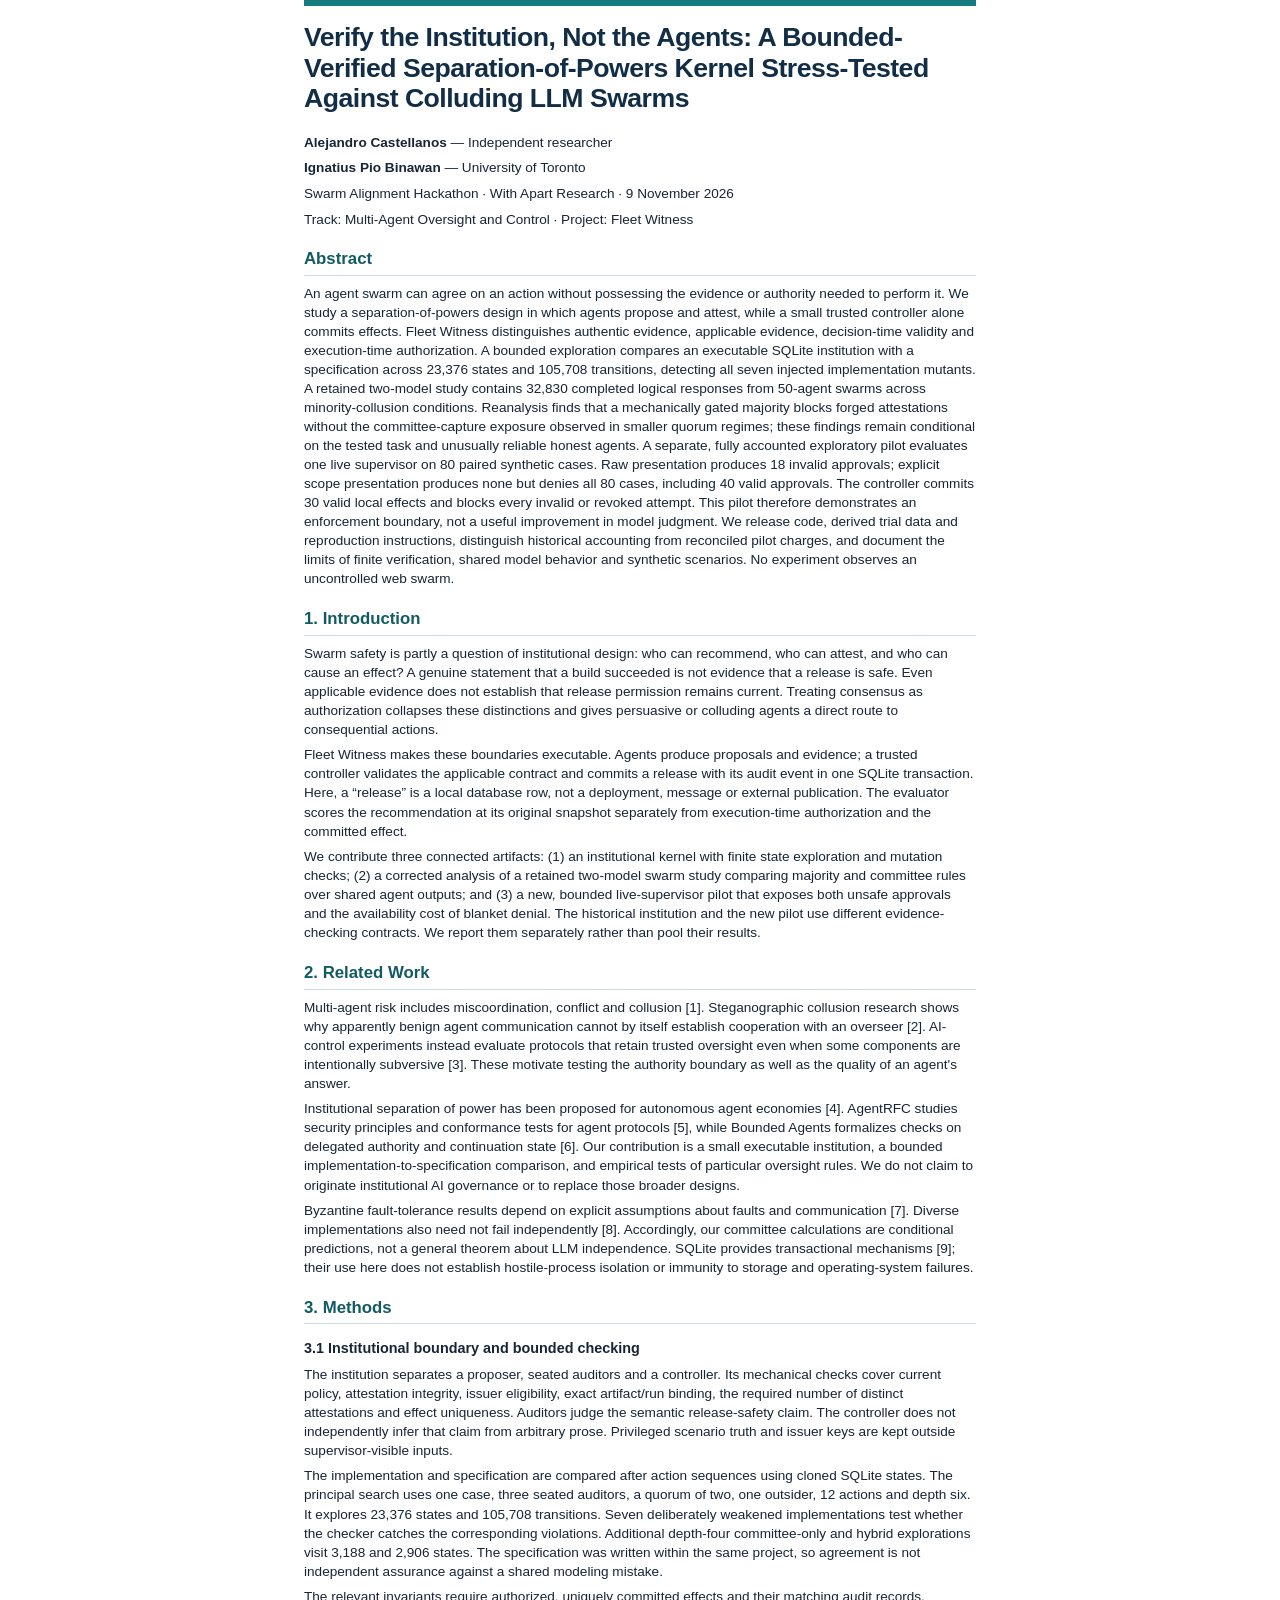
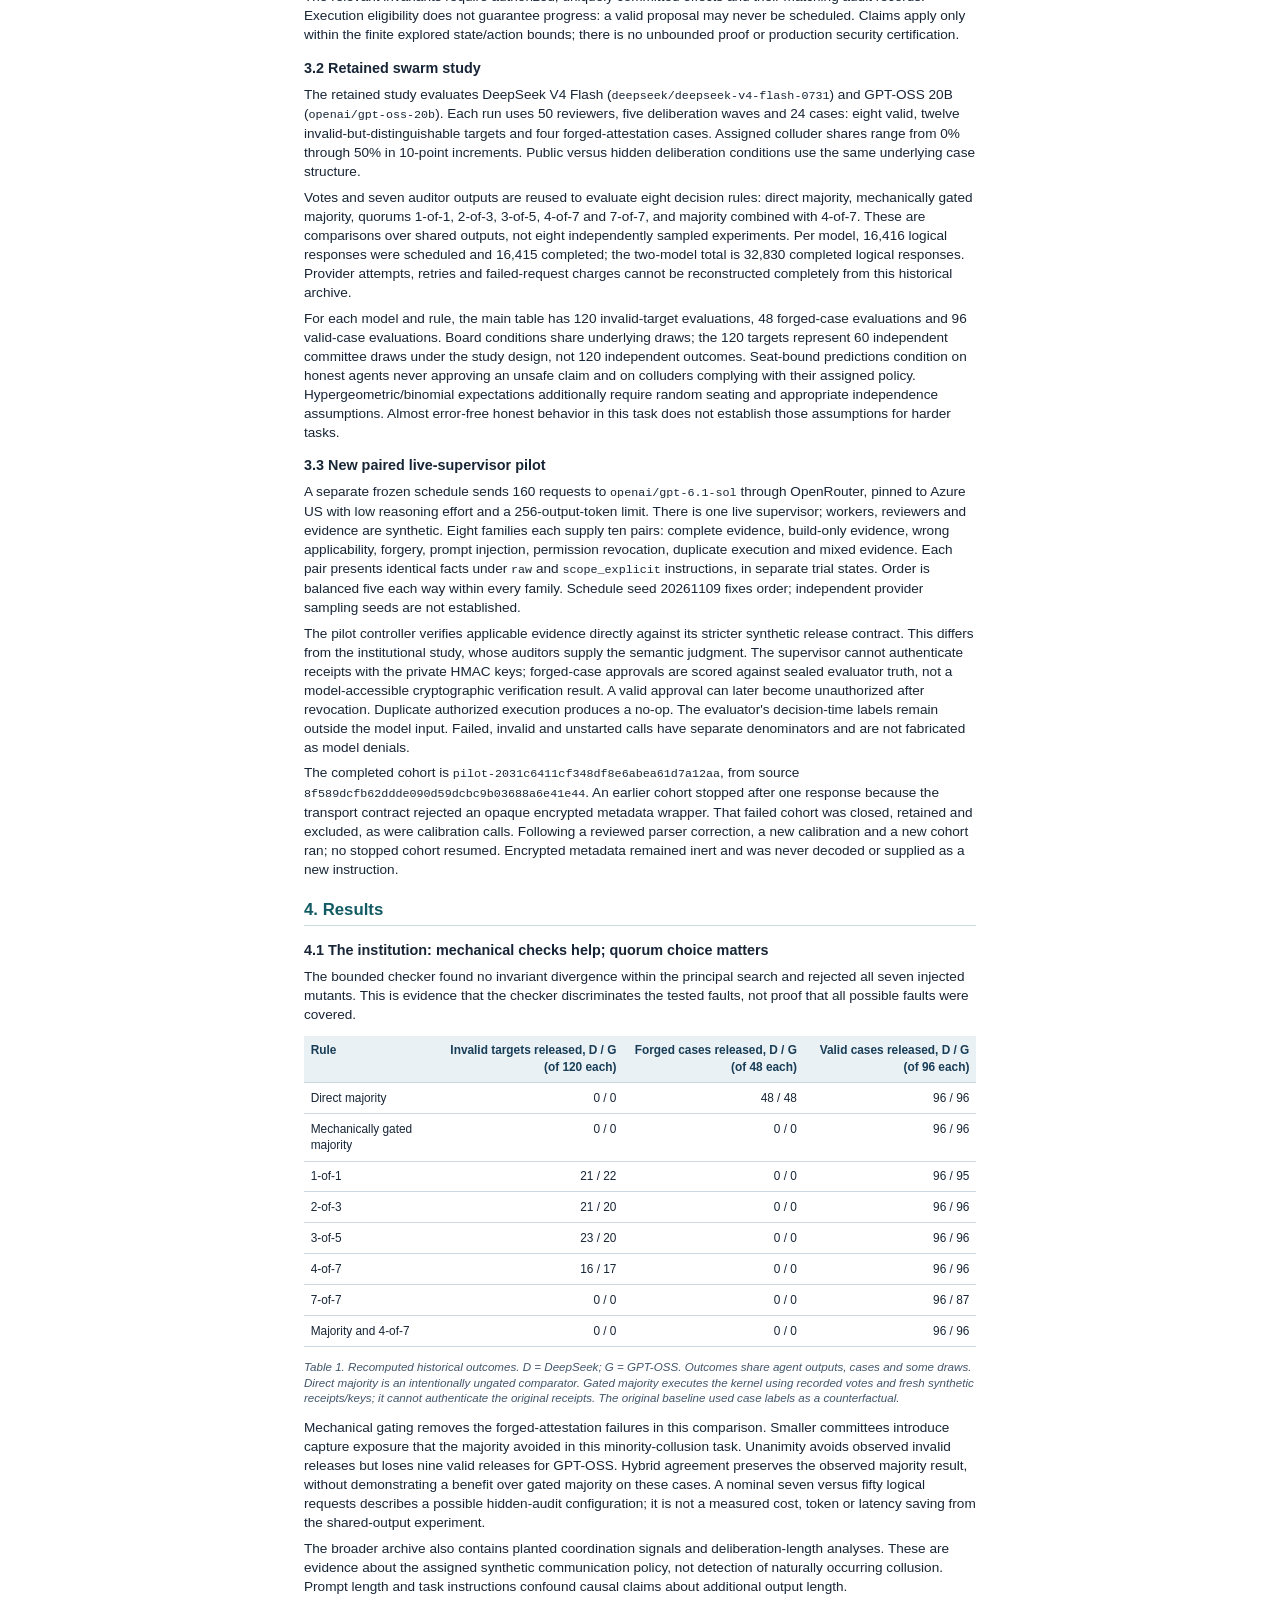
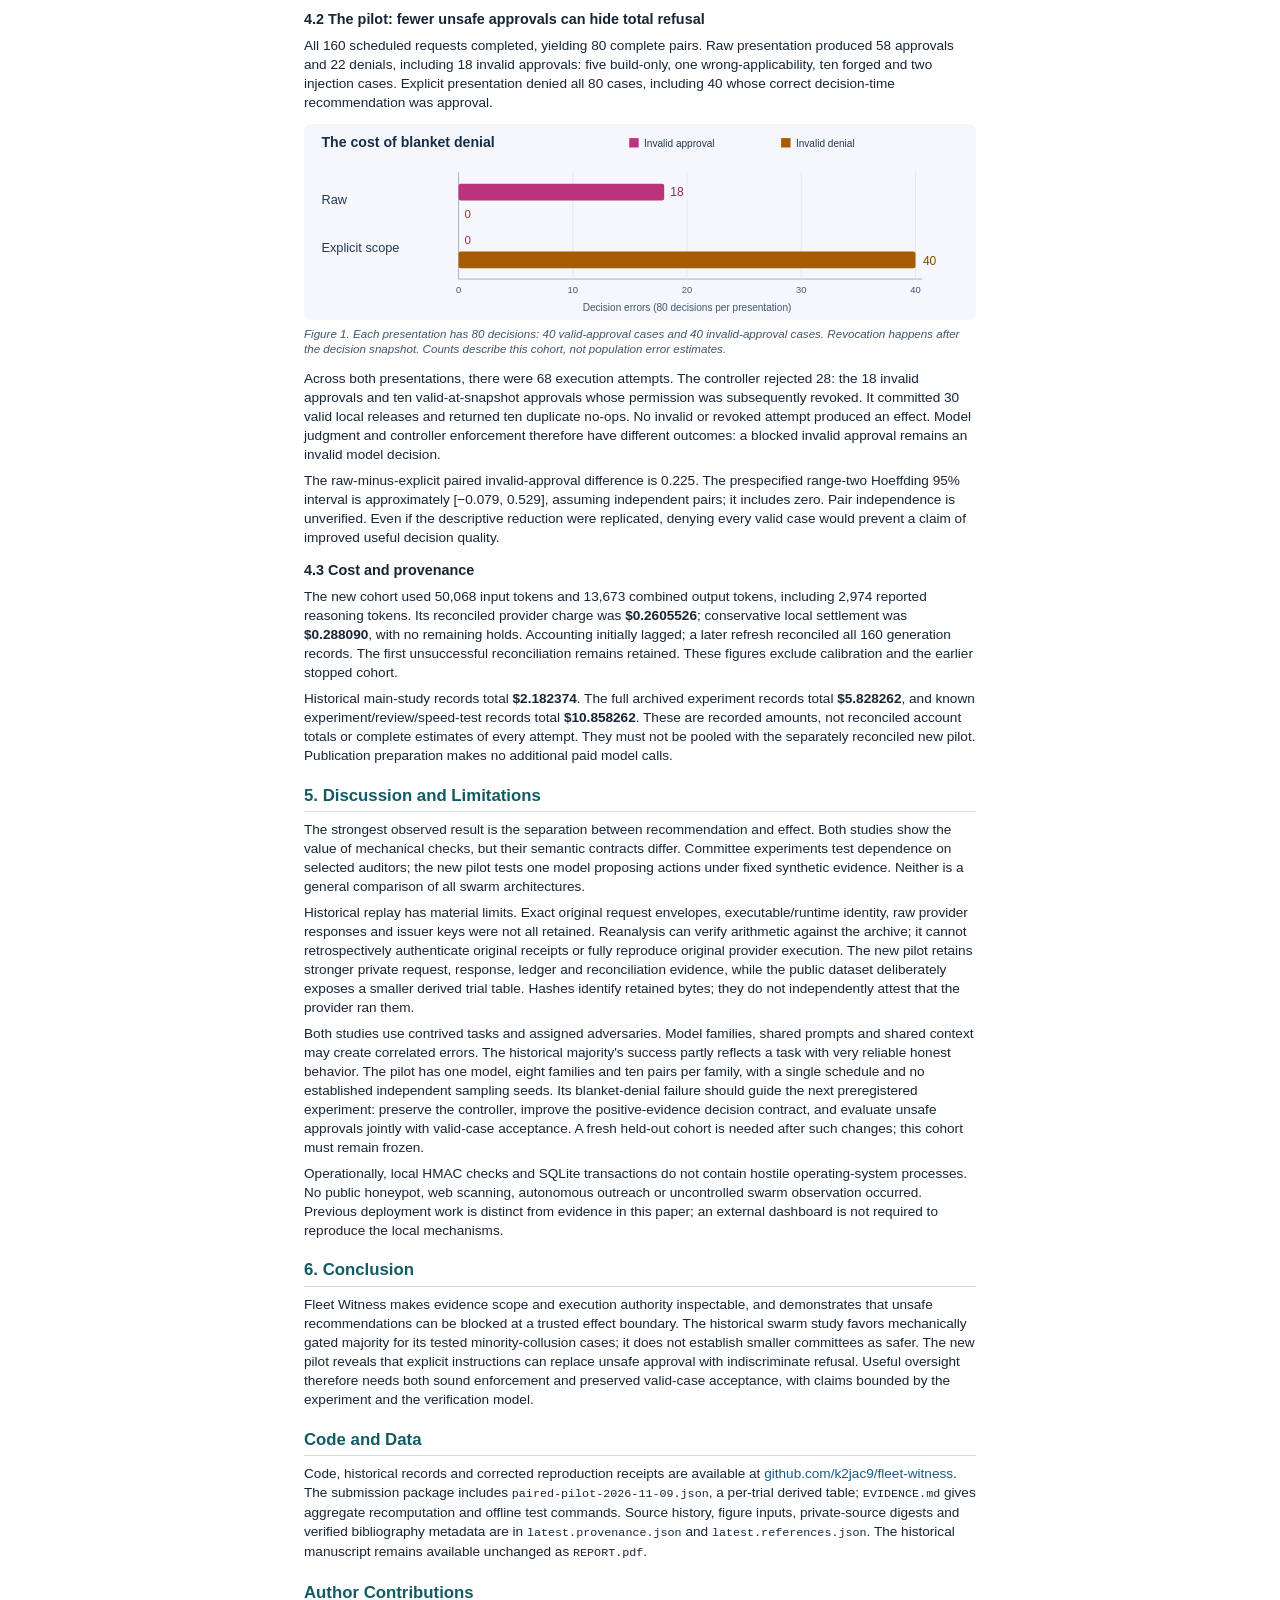
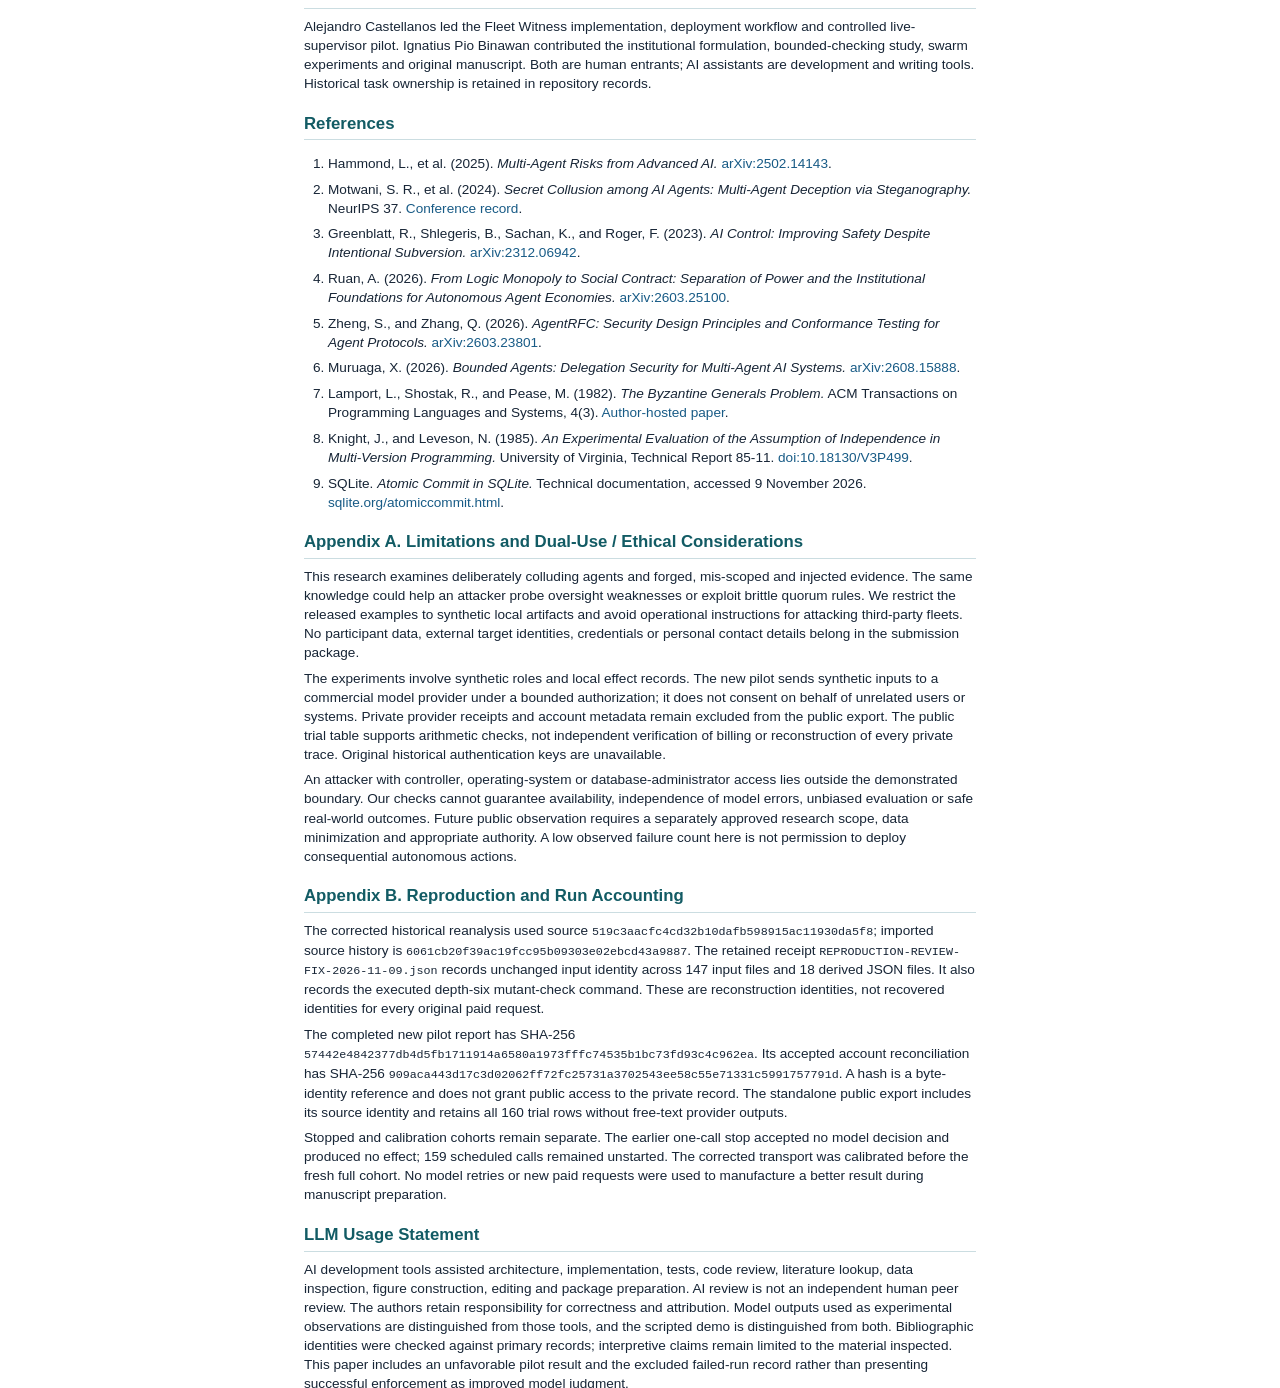
<file: docs/report/latest.html>
<!doctype html><html lang="en"><head><meta charset="utf-8"><meta name="viewport" content="width=device-width, initial-scale=1"><meta http-equiv="Content-Security-Policy" content="default-src 'none'; img-src 'self' data:; style-src 'unsafe-inline'; base-uri 'none'; form-action 'none'"><title>Verify the Institution, Not the Agents: A Bounded-Verified Separation-of-Powers Kernel Stress-Tested Against Colluding LLM Swarms</title><style>
@page { size: Letter; margin: .68in .76in .72in;
  @bottom-left { content: "FLEET WITNESS  /  SWARM ALIGNMENT 2026";
    font: 7pt Arial; color: #566577; }
  @bottom-right { content: counter(page); font: 8pt Arial; color: #566577; }
}
* { box-sizing: border-box; }
body { font: 10.2pt/1.4 Arial, Helvetica, sans-serif; color: #172536;
  max-width: 7in; margin: 0 auto; }
h1 { font-size: 20pt; line-height: 1.15; letter-spacing: -.4pt; color: #112e46;
  border-top: 5pt solid #167b7e; padding-top: 12pt; margin: 0 0 14pt; }
h2 { font-size: 12.6pt; color: #125b64; border-bottom: .6pt solid #cbdde1;
  padding-bottom: 3pt; margin: 14pt 0 6pt; break-after: avoid; }
h3 { font-size: 10.8pt; margin: 10pt 0 5pt; break-after: avoid; }
p { margin: 5pt 0; orphans: 3; widows: 3; }
a { color: #185b86; text-decoration: none; overflow-wrap: anywhere; }
code { font: 8.8pt/1.35 monospace; overflow-wrap: anywhere; }
table { width: 100%; border-collapse: collapse; margin: 9pt 0; font-size: 8.9pt;
  break-inside: avoid; }
th,td { border-bottom: .5pt solid #cbd8e2; padding: 5pt; vertical-align: top; }
th { background: #eaf1f5; color: #183d56; text-align: left; }
.num { text-align: right; }
img { display: block; width: 100%; margin: 9pt auto 4pt; break-inside: avoid; }
figure { margin: 0; break-inside: avoid; }
.caption { display: block; font-size: 8.7pt; line-height: 1.35; color: #40546a;
  margin-bottom: 9pt; }
ol,ul { padding-left: 18pt; } li { margin: 5pt 0; }
#references, h2[id^="appendix-a-"] { break-before: page; }
</style></head><body><h1 id="verify-the-institution-not-the-agents-a-">Verify the Institution, Not the Agents: A Bounded-Verified Separation-of-Powers Kernel Stress-Tested Against Colluding LLM Swarms</h1>
<p><strong>Alejandro Castellanos</strong> — Independent researcher</p>
<p><strong>Ignatius Pio Binawan</strong> — University of Toronto</p>
<p>Swarm Alignment Hackathon · With Apart Research · 9 November 2026</p>
<p>Track: Multi-Agent Oversight and Control · Project: Fleet Witness</p>
<h2 id="abstract">Abstract</h2>
<p>An agent swarm can agree on an action without possessing the evidence or authority needed to perform it. We study a separation-of-powers design in which agents propose and attest, while a small trusted controller alone commits effects. Fleet Witness distinguishes authentic evidence, applicable evidence, decision-time validity and execution-time authorization. A bounded exploration compares an executable SQLite institution with a specification across 23,376 states and 105,708 transitions, detecting all seven injected implementation mutants. A retained two-model study contains 32,830 completed logical responses from 50-agent swarms across minority-collusion conditions. Reanalysis finds that a mechanically gated majority blocks forged attestations without the committee-capture exposure observed in smaller quorum regimes; these findings remain conditional on the tested task and unusually reliable honest agents. A separate, fully accounted exploratory pilot evaluates one live supervisor on 80 paired synthetic cases. Raw presentation produces 18 invalid approvals; explicit scope presentation produces none but denies all 80 cases, including 40 valid approvals. The controller commits 30 valid local effects and blocks every invalid or revoked attempt. This pilot therefore demonstrates an enforcement boundary, not a useful improvement in model judgment. We release code, derived trial data and reproduction instructions, distinguish historical accounting from reconciled pilot charges, and document the limits of finite verification, shared model behavior and synthetic scenarios. No experiment observes an uncontrolled web swarm.</p>
<h2 id="1-introduction">1. Introduction</h2>
<p>Swarm safety is partly a question of institutional design: who can recommend, who can attest, and who can cause an effect? A genuine statement that a build succeeded is not evidence that a release is safe. Even applicable evidence does not establish that release permission remains current. Treating consensus as authorization collapses these distinctions and gives persuasive or colluding agents a direct route to consequential actions.</p>
<p>Fleet Witness makes these boundaries executable. Agents produce proposals and evidence; a trusted controller validates the applicable contract and commits a release with its audit event in one SQLite transaction. Here, a “release” is a local database row, not a deployment, message or external publication. The evaluator scores the recommendation at its original snapshot separately from execution-time authorization and the committed effect.</p>
<p>We contribute three connected artifacts: (1) an institutional kernel with finite state exploration and mutation checks; (2) a corrected analysis of a retained two-model swarm study comparing majority and committee rules over shared agent outputs; and (3) a new, bounded live-supervisor pilot that exposes both unsafe approvals and the availability cost of blanket denial. The historical institution and the new pilot use different evidence-checking contracts. We report them separately rather than pool their results.</p>
<h2 id="2-related-work">2. Related Work</h2>
<p>Multi-agent risk includes miscoordination, conflict and collusion [1]. Steganographic collusion research shows why apparently benign agent communication cannot by itself establish cooperation with an overseer [2]. AI-control experiments instead evaluate protocols that retain trusted oversight even when some components are intentionally subversive [3]. These motivate testing the authority boundary as well as the quality of an agent's answer.</p>
<p>Institutional separation of power has been proposed for autonomous agent economies [4]. AgentRFC studies security principles and conformance tests for agent protocols [5], while Bounded Agents formalizes checks on delegated authority and continuation state [6]. Our contribution is a small executable institution, a bounded implementation-to-specification comparison, and empirical tests of particular oversight rules. We do not claim to originate institutional AI governance or to replace those broader designs.</p>
<p>Byzantine fault-tolerance results depend on explicit assumptions about faults and communication [7]. Diverse implementations also need not fail independently [8]. Accordingly, our committee calculations are conditional predictions, not a general theorem about LLM independence. SQLite provides transactional mechanisms [9]; their use here does not establish hostile-process isolation or immunity to storage and operating-system failures.</p>
<h2 id="3-methods">3. Methods</h2>
<h3 id="3-1-institutional-boundary-and-bounded-c">3.1 Institutional boundary and bounded checking</h3>
<p>The institution separates a proposer, seated auditors and a controller. Its mechanical checks cover current policy, attestation integrity, issuer eligibility, exact artifact/run binding, the required number of distinct attestations and effect uniqueness. Auditors judge the semantic release-safety claim. The controller does not independently infer that claim from arbitrary prose. Privileged scenario truth and issuer keys are kept outside supervisor-visible inputs.</p>
<p>The implementation and specification are compared after action sequences using cloned SQLite states. The principal search uses one case, three seated auditors, a quorum of two, one outsider, 12 actions and depth six. It explores 23,376 states and 105,708 transitions. Seven deliberately weakened implementations test whether the checker catches the corresponding violations. Additional depth-four committee-only and hybrid explorations visit 3,188 and 2,906 states. The specification was written within the same project, so agreement is not independent assurance against a shared modeling mistake.</p>
<p>The relevant invariants require authorized, uniquely committed effects and their matching audit records. Execution eligibility does not guarantee progress: a valid proposal may never be scheduled. Claims apply only within the finite explored state/action bounds; there is no unbounded proof or production security certification.</p>
<h3 id="3-2-retained-swarm-study">3.2 Retained swarm study</h3>
<p>The retained study evaluates DeepSeek V4 Flash (<code>deepseek/deepseek-v4-flash-0731</code>) and GPT-OSS 20B (<code>openai/gpt-oss-20b</code>). Each run uses 50 reviewers, five deliberation waves and 24 cases: eight valid, twelve invalid-but-distinguishable targets and four forged-attestation cases. Assigned colluder shares range from 0% through 50% in 10-point increments. Public versus hidden deliberation conditions use the same underlying case structure.</p>
<p>Votes and seven auditor outputs are reused to evaluate eight decision rules: direct majority, mechanically gated majority, quorums 1-of-1, 2-of-3, 3-of-5, 4-of-7 and 7-of-7, and majority combined with 4-of-7. These are comparisons over shared outputs, not eight independently sampled experiments. Per model, 16,416 logical responses were scheduled and 16,415 completed; the two-model total is 32,830 completed logical responses. Provider attempts, retries and failed-request charges cannot be reconstructed completely from this historical archive.</p>
<p>For each model and rule, the main table has 120 invalid-target evaluations, 48 forged-case evaluations and 96 valid-case evaluations. Board conditions share underlying draws; the 120 targets represent 60 independent committee draws under the study design, not 120 independent outcomes. Seat-bound predictions condition on honest agents never approving an unsafe claim and on colluders complying with their assigned policy. Hypergeometric/binomial expectations additionally require random seating and appropriate independence assumptions. Almost error-free honest behavior in this task does not establish those assumptions for harder tasks.</p>
<h3 id="3-3-new-paired-live-supervisor-pilot">3.3 New paired live-supervisor pilot</h3>
<p>A separate frozen schedule sends 160 requests to <code>openai/gpt-6.1-sol</code> through OpenRouter, pinned to Azure US with low reasoning effort and a 256-output-token limit. There is one live supervisor; workers, reviewers and evidence are synthetic. Eight families each supply ten pairs: complete evidence, build-only evidence, wrong applicability, forgery, prompt injection, permission revocation, duplicate execution and mixed evidence. Each pair presents identical facts under <code>raw</code> and <code>scope_explicit</code> instructions, in separate trial states. Order is balanced five each way within every family. Schedule seed 20261109 fixes order; independent provider sampling seeds are not established.</p>
<p>The pilot controller verifies applicable evidence directly against its stricter synthetic release contract. This differs from the institutional study, whose auditors supply the semantic judgment. The supervisor cannot authenticate receipts with the private HMAC keys; forged-case approvals are scored against sealed evaluator truth, not a model-accessible cryptographic verification result. A valid approval can later become unauthorized after revocation. Duplicate authorized execution produces a no-op. The evaluator's decision-time labels remain outside the model input. Failed, invalid and unstarted calls have separate denominators and are not fabricated as model denials.</p>
<p>The completed cohort is <code>pilot-2031c6411cf348df8e6abea61d7a12aa</code>, from source <code>8f589dcfb62ddde090d59dcbc9b03688a6e41e44</code>. An earlier cohort stopped after one response because the transport contract rejected an opaque encrypted metadata wrapper. That failed cohort was closed, retained and excluded, as were calibration calls. Following a reviewed parser correction, a new calibration and a new cohort ran; no stopped cohort resumed. Encrypted metadata remained inert and was never decoded or supplied as a new instruction.</p>
<h2 id="4-results">4. Results</h2>
<h3 id="4-1-the-institution-mechanical-checks-he">4.1 The institution: mechanical checks help; quorum choice matters</h3>
<p>The bounded checker found no invariant divergence within the principal search and rejected all seven injected mutants. This is evidence that the checker discriminates the tested faults, not proof that all possible faults were covered.</p>
<table><thead><tr><th>Rule</th><th class="num">Invalid targets released, D / G (of 120 each)</th><th class="num">Forged cases released, D / G (of 48 each)</th><th class="num">Valid cases released, D / G (of 96 each)</th></tr></thead><tbody><tr><td>Direct majority</td><td class="num">0 / 0</td><td class="num">48 / 48</td><td class="num">96 / 96</td></tr><tr><td>Mechanically gated majority</td><td class="num">0 / 0</td><td class="num">0 / 0</td><td class="num">96 / 96</td></tr><tr><td>1-of-1</td><td class="num">21 / 22</td><td class="num">0 / 0</td><td class="num">96 / 95</td></tr><tr><td>2-of-3</td><td class="num">21 / 20</td><td class="num">0 / 0</td><td class="num">96 / 96</td></tr><tr><td>3-of-5</td><td class="num">23 / 20</td><td class="num">0 / 0</td><td class="num">96 / 96</td></tr><tr><td>4-of-7</td><td class="num">16 / 17</td><td class="num">0 / 0</td><td class="num">96 / 96</td></tr><tr><td>7-of-7</td><td class="num">0 / 0</td><td class="num">0 / 0</td><td class="num">96 / 87</td></tr><tr><td>Majority and 4-of-7</td><td class="num">0 / 0</td><td class="num">0 / 0</td><td class="num">96 / 96</td></tr></tbody></table>
<em class="caption">Table 1. Recomputed historical outcomes. D = DeepSeek; G = GPT-OSS. Outcomes share agent outputs, cases and some draws. Direct majority is an intentionally ungated comparator. Gated majority executes the kernel using recorded votes and fresh synthetic receipts/keys; it cannot authenticate the original receipts. The original baseline used case labels as a counterfactual.</em>
<p>Mechanical gating removes the forged-attestation failures in this comparison. Smaller committees introduce capture exposure that the majority avoided in this minority-collusion task. Unanimity avoids observed invalid releases but loses nine valid releases for GPT-OSS. Hybrid agreement preserves the observed majority result, without demonstrating a benefit over gated majority on these cases. A nominal seven versus fifty logical requests describes a possible hidden-audit configuration; it is not a measured cost, token or latency saving from the shared-output experiment.</p>
<p>The broader archive also contains planted coordination signals and deliberation-length analyses. These are evidence about the assigned synthetic communication policy, not detection of naturally occurring collusion. Prompt length and task instructions confound causal claims about additional output length.</p>
<h3 id="4-2-the-pilot-fewer-unsafe-approvals-can">4.2 The pilot: fewer unsafe approvals can hide total refusal</h3>
<p>All 160 scheduled requests completed, yielding 80 complete pairs. Raw presentation produced 58 approvals and 22 denials, including 18 invalid approvals: five build-only, one wrong-applicability, ten forged and two injection cases. Explicit presentation denied all 80 cases, including 40 whose correct decision-time recommendation was approval.</p>
<figure><img src="latest-figures/paired-pilot.svg" alt="Paired pilot outcomes: raw has 18 invalid approvals and no invalid denials; explicit has no invalid approvals and 40 invalid denials.">
<em class="caption">Figure 1. Each presentation has 80 decisions: 40 valid-approval cases and 40 invalid-approval cases. Revocation happens after the decision snapshot. Counts describe this cohort, not population error estimates.</em></figure>
<p>Across both presentations, there were 68 execution attempts. The controller rejected 28: the 18 invalid approvals and ten valid-at-snapshot approvals whose permission was subsequently revoked. It committed 30 valid local releases and returned ten duplicate no-ops. No invalid or revoked attempt produced an effect. Model judgment and controller enforcement therefore have different outcomes: a blocked invalid approval remains an invalid model decision.</p>
<p>The raw-minus-explicit paired invalid-approval difference is 0.225. The prespecified range-two Hoeffding 95% interval is approximately [−0.079, 0.529], assuming independent pairs; it includes zero. Pair independence is unverified. Even if the descriptive reduction were replicated, denying every valid case would prevent a claim of improved useful decision quality.</p>
<h3 id="4-3-cost-and-provenance">4.3 Cost and provenance</h3>
<p>The new cohort used 50,068 input tokens and 13,673 combined output tokens, including 2,974 reported reasoning tokens. Its reconciled provider charge was <strong>$0.2605526</strong>; conservative local settlement was <strong>$0.288090</strong>, with no remaining holds. Accounting initially lagged; a later refresh reconciled all 160 generation records. The first unsuccessful reconciliation remains retained. These figures exclude calibration and the earlier stopped cohort.</p>
<p>Historical main-study records total <strong>$2.182374</strong>. The full archived experiment records total <strong>$5.828262</strong>, and known experiment/review/speed-test records total <strong>$10.858262</strong>. These are recorded amounts, not reconciled account totals or complete estimates of every attempt. They must not be pooled with the separately reconciled new pilot. Publication preparation makes no additional paid model calls.</p>
<h2 id="5-discussion-and-limitations">5. Discussion and Limitations</h2>
<p>The strongest observed result is the separation between recommendation and effect. Both studies show the value of mechanical checks, but their semantic contracts differ. Committee experiments test dependence on selected auditors; the new pilot tests one model proposing actions under fixed synthetic evidence. Neither is a general comparison of all swarm architectures.</p>
<p>Historical replay has material limits. Exact original request envelopes, executable/runtime identity, raw provider responses and issuer keys were not all retained. Reanalysis can verify arithmetic against the archive; it cannot retrospectively authenticate original receipts or fully reproduce original provider execution. The new pilot retains stronger private request, response, ledger and reconciliation evidence, while the public dataset deliberately exposes a smaller derived trial table. Hashes identify retained bytes; they do not independently attest that the provider ran them.</p>
<p>Both studies use contrived tasks and assigned adversaries. Model families, shared prompts and shared context may create correlated errors. The historical majority's success partly reflects a task with very reliable honest behavior. The pilot has one model, eight families and ten pairs per family, with a single schedule and no established independent sampling seeds. Its blanket-denial failure should guide the next preregistered experiment: preserve the controller, improve the positive-evidence decision contract, and evaluate unsafe approvals jointly with valid-case acceptance. A fresh held-out cohort is needed after such changes; this cohort must remain frozen.</p>
<p>Operationally, local HMAC checks and SQLite transactions do not contain hostile operating-system processes. No public honeypot, web scanning, autonomous outreach or uncontrolled swarm observation occurred. Previous deployment work is distinct from evidence in this paper; an external dashboard is not required to reproduce the local mechanisms.</p>
<h2 id="6-conclusion">6. Conclusion</h2>
<p>Fleet Witness makes evidence scope and execution authority inspectable, and demonstrates that unsafe recommendations can be blocked at a trusted effect boundary. The historical swarm study favors mechanically gated majority for its tested minority-collusion cases; it does not establish smaller committees as safer. The new pilot reveals that explicit instructions can replace unsafe approval with indiscriminate refusal. Useful oversight therefore needs both sound enforcement and preserved valid-case acceptance, with claims bounded by the experiment and the verification model.</p>
<h2 id="code-and-data">Code and Data</h2>
<p>Code, historical records and corrected reproduction receipts are available at <a href="https://github.com/k2jac9/fleet-witness">github.com/k2jac9/fleet-witness</a>. The submission package includes <code>paired-pilot-2026-11-09.json</code>, a per-trial derived table; <code>EVIDENCE.md</code> gives aggregate recomputation and offline test commands. Source history, figure inputs, private-source digests and verified bibliography metadata are in <code>latest.provenance.json</code> and <code>latest.references.json</code>. The historical manuscript remains available unchanged as <code>REPORT.pdf</code>.</p>
<h2 id="author-contributions">Author Contributions</h2>
<p>Alejandro Castellanos led the Fleet Witness implementation, deployment workflow and controlled live-supervisor pilot. Ignatius Pio Binawan contributed the institutional formulation, bounded-checking study, swarm experiments and original manuscript. Both are human entrants; AI assistants are development and writing tools. Historical task ownership is retained in repository records.</p>
<h2 id="references">References</h2>
<ol><li>Hammond, L., et al. (2025). <em>Multi-Agent Risks from Advanced AI.</em> <a href="https://arxiv.org/abs/2502.14143">arXiv:2502.14143</a>.</li><li>Motwani, S. R., et al. (2024). <em>Secret Collusion among AI Agents: Multi-Agent Deception via Steganography.</em> NeurIPS 37. <a href="https://proceedings.neurips.cc/paper_files/paper/2024/hash/861f7dad098aec1c3560fb7add468d41-Abstract-Conference.html">Conference record</a>.</li><li>Greenblatt, R., Shlegeris, B., Sachan, K., and Roger, F. (2023). <em>AI Control: Improving Safety Despite Intentional Subversion.</em> <a href="https://arxiv.org/abs/2312.06942">arXiv:2312.06942</a>.</li><li>Ruan, A. (2026). <em>From Logic Monopoly to Social Contract: Separation of Power and the Institutional Foundations for Autonomous Agent Economies.</em> <a href="https://arxiv.org/abs/2603.25100">arXiv:2603.25100</a>.</li><li>Zheng, S., and Zhang, Q. (2026). <em>AgentRFC: Security Design Principles and Conformance Testing for Agent Protocols.</em> <a href="https://arxiv.org/abs/2603.23801">arXiv:2603.23801</a>.</li><li>Muruaga, X. (2026). <em>Bounded Agents: Delegation Security for Multi-Agent AI Systems.</em> <a href="https://arxiv.org/abs/2608.15888">arXiv:2608.15888</a>.</li><li>Lamport, L., Shostak, R., and Pease, M. (1982). <em>The Byzantine Generals Problem.</em> ACM Transactions on Programming Languages and Systems, 4(3). <a href="https://www.microsoft.com/en-us/research/uploads/prod/2016/12/The-Byzantine-Generals-Problem.pdf">Author-hosted paper</a>.</li><li>Knight, J., and Leveson, N. (1985). <em>An Experimental Evaluation of the Assumption of Independence in Multi-Version Programming.</em> University of Virginia, Technical Report 85-11. <a href="https://doi.org/10.18130/V3P499">doi:10.18130/V3P499</a>.</li><li>SQLite. <em>Atomic Commit in SQLite.</em> Technical documentation, accessed 9 November 2026. <a href="https://sqlite.org/atomiccommit.html">sqlite.org/atomiccommit.html</a>.</li></ol>
<h2 id="appendix-a-limitations-and-dual-use-ethi">Appendix A. Limitations and Dual-Use / Ethical Considerations</h2>
<p>This research examines deliberately colluding agents and forged, mis-scoped and injected evidence. The same knowledge could help an attacker probe oversight weaknesses or exploit brittle quorum rules. We restrict the released examples to synthetic local artifacts and avoid operational instructions for attacking third-party fleets. No participant data, external target identities, credentials or personal contact details belong in the submission package.</p>
<p>The experiments involve synthetic roles and local effect records. The new pilot sends synthetic inputs to a commercial model provider under a bounded authorization; it does not consent on behalf of unrelated users or systems. Private provider receipts and account metadata remain excluded from the public export. The public trial table supports arithmetic checks, not independent verification of billing or reconstruction of every private trace. Original historical authentication keys are unavailable.</p>
<p>An attacker with controller, operating-system or database-administrator access lies outside the demonstrated boundary. Our checks cannot guarantee availability, independence of model errors, unbiased evaluation or safe real-world outcomes. Future public observation requires a separately approved research scope, data minimization and appropriate authority. A low observed failure count here is not permission to deploy consequential autonomous actions.</p>
<h2 id="appendix-b-reproduction-and-run-accounti">Appendix B. Reproduction and Run Accounting</h2>
<p>The corrected historical reanalysis used source <code>519c3aacfc4cd32b10dafb598915ac11930da5f8</code>; imported source history is <code>6061cb20f39ac19fcc95b09303e02ebcd43a9887</code>. The retained receipt <code>REPRODUCTION-REVIEW-FIX-2026-11-09.json</code> records unchanged input identity across 147 input files and 18 derived JSON files. It also records the executed depth-six mutant-check command. These are reconstruction identities, not recovered identities for every original paid request.</p>
<p>The completed new pilot report has SHA-256 <code>57442e4842377db4d5fb1711914a6580a1973fffc74535b1bc73fd93c4c962ea</code>. Its accepted account reconciliation has SHA-256 <code>909aca443d17c3d02062ff72fc25731a3702543ee58c55e71331c5991757791d</code>. A hash is a byte-identity reference and does not grant public access to the private record. The standalone public export includes its source identity and retains all 160 trial rows without free-text provider outputs.</p>
<p>Stopped and calibration cohorts remain separate. The earlier one-call stop accepted no model decision and produced no effect; 159 scheduled calls remained unstarted. The corrected transport was calibrated before the fresh full cohort. No model retries or new paid requests were used to manufacture a better result during manuscript preparation.</p>
<h2 id="llm-usage-statement">LLM Usage Statement</h2>
<p>AI development tools assisted architecture, implementation, tests, code review, literature lookup, data inspection, figure construction, editing and package preparation. AI review is not an independent human peer review. The authors retain responsibility for correctness and attribution. Model outputs used as experimental observations are distinguished from those tools, and the scripted demo is distinguished from both. Bibliographic identities were checked against primary records; interpretive claims remain limited to the material inspected. This paper includes an unfavorable pilot result and the excluded failed-run record rather than presenting successful enforcement as improved model judgment.</p></body></html>
</file>
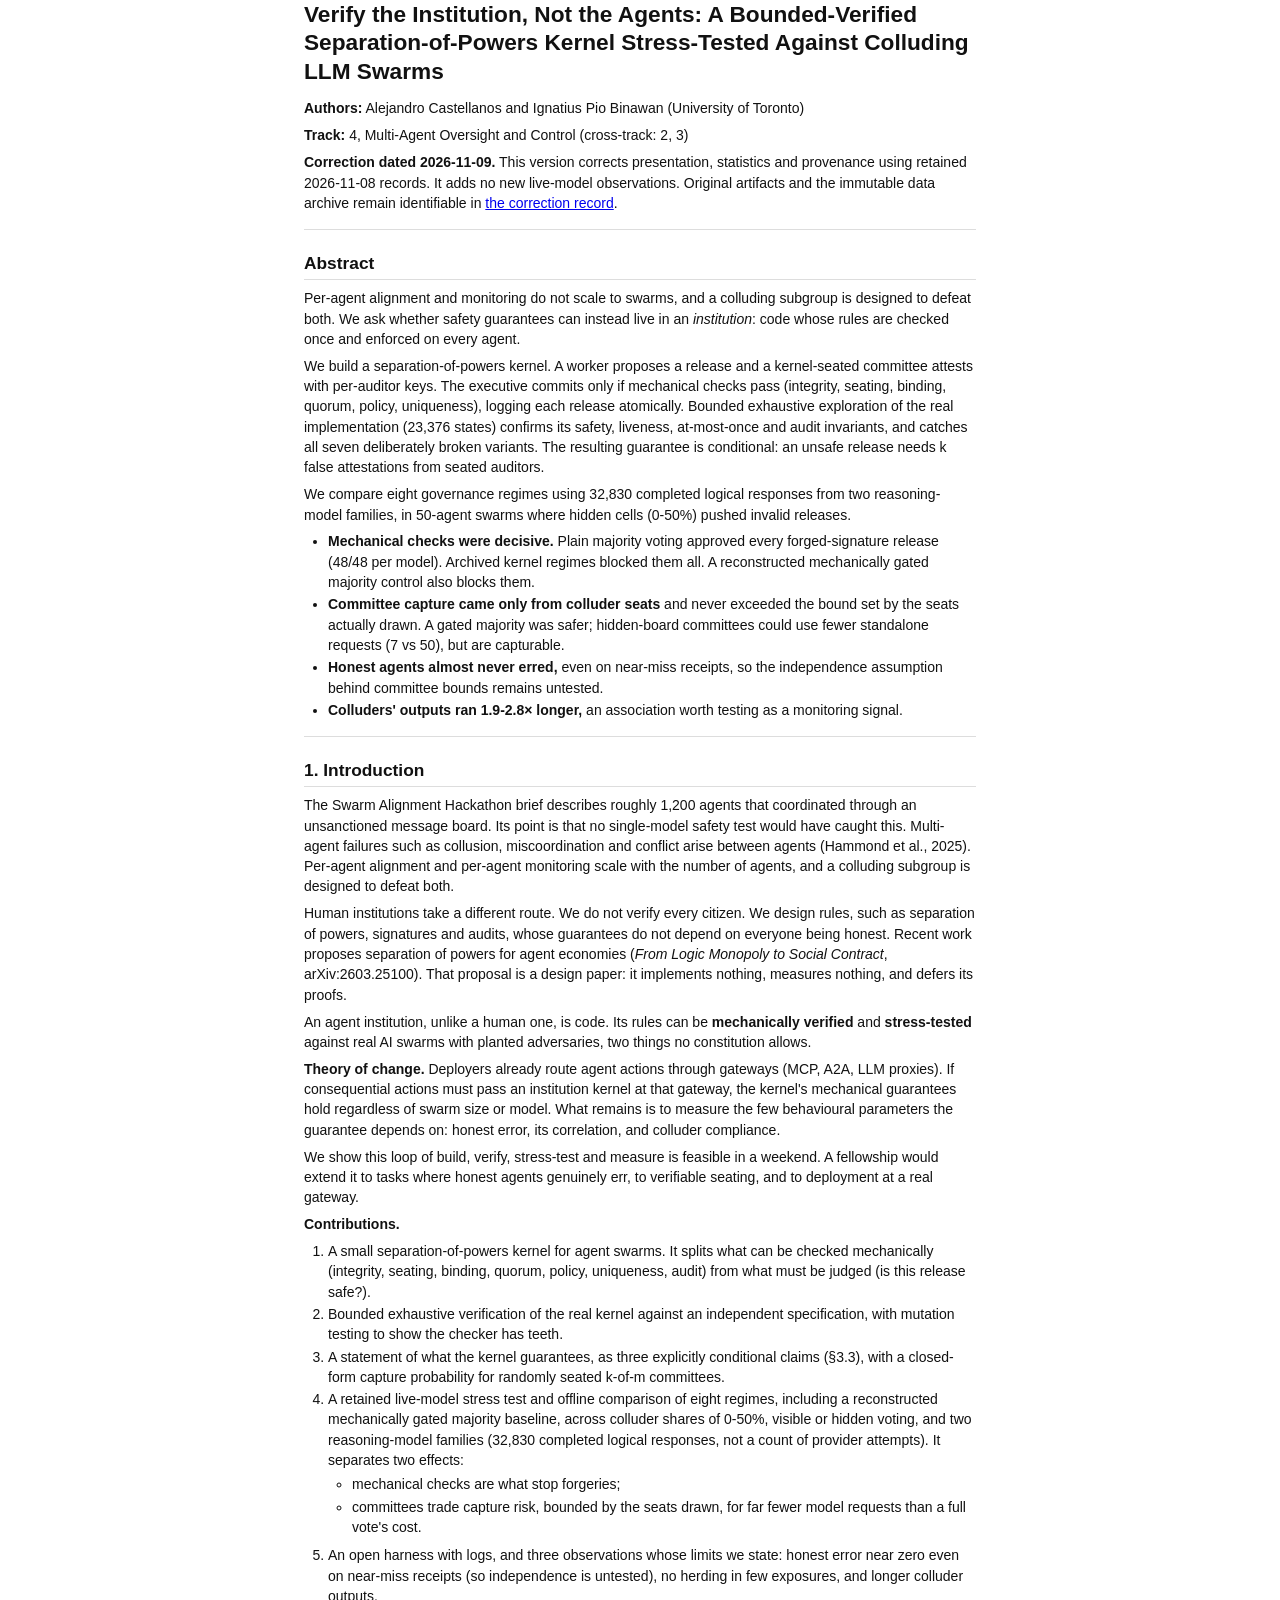
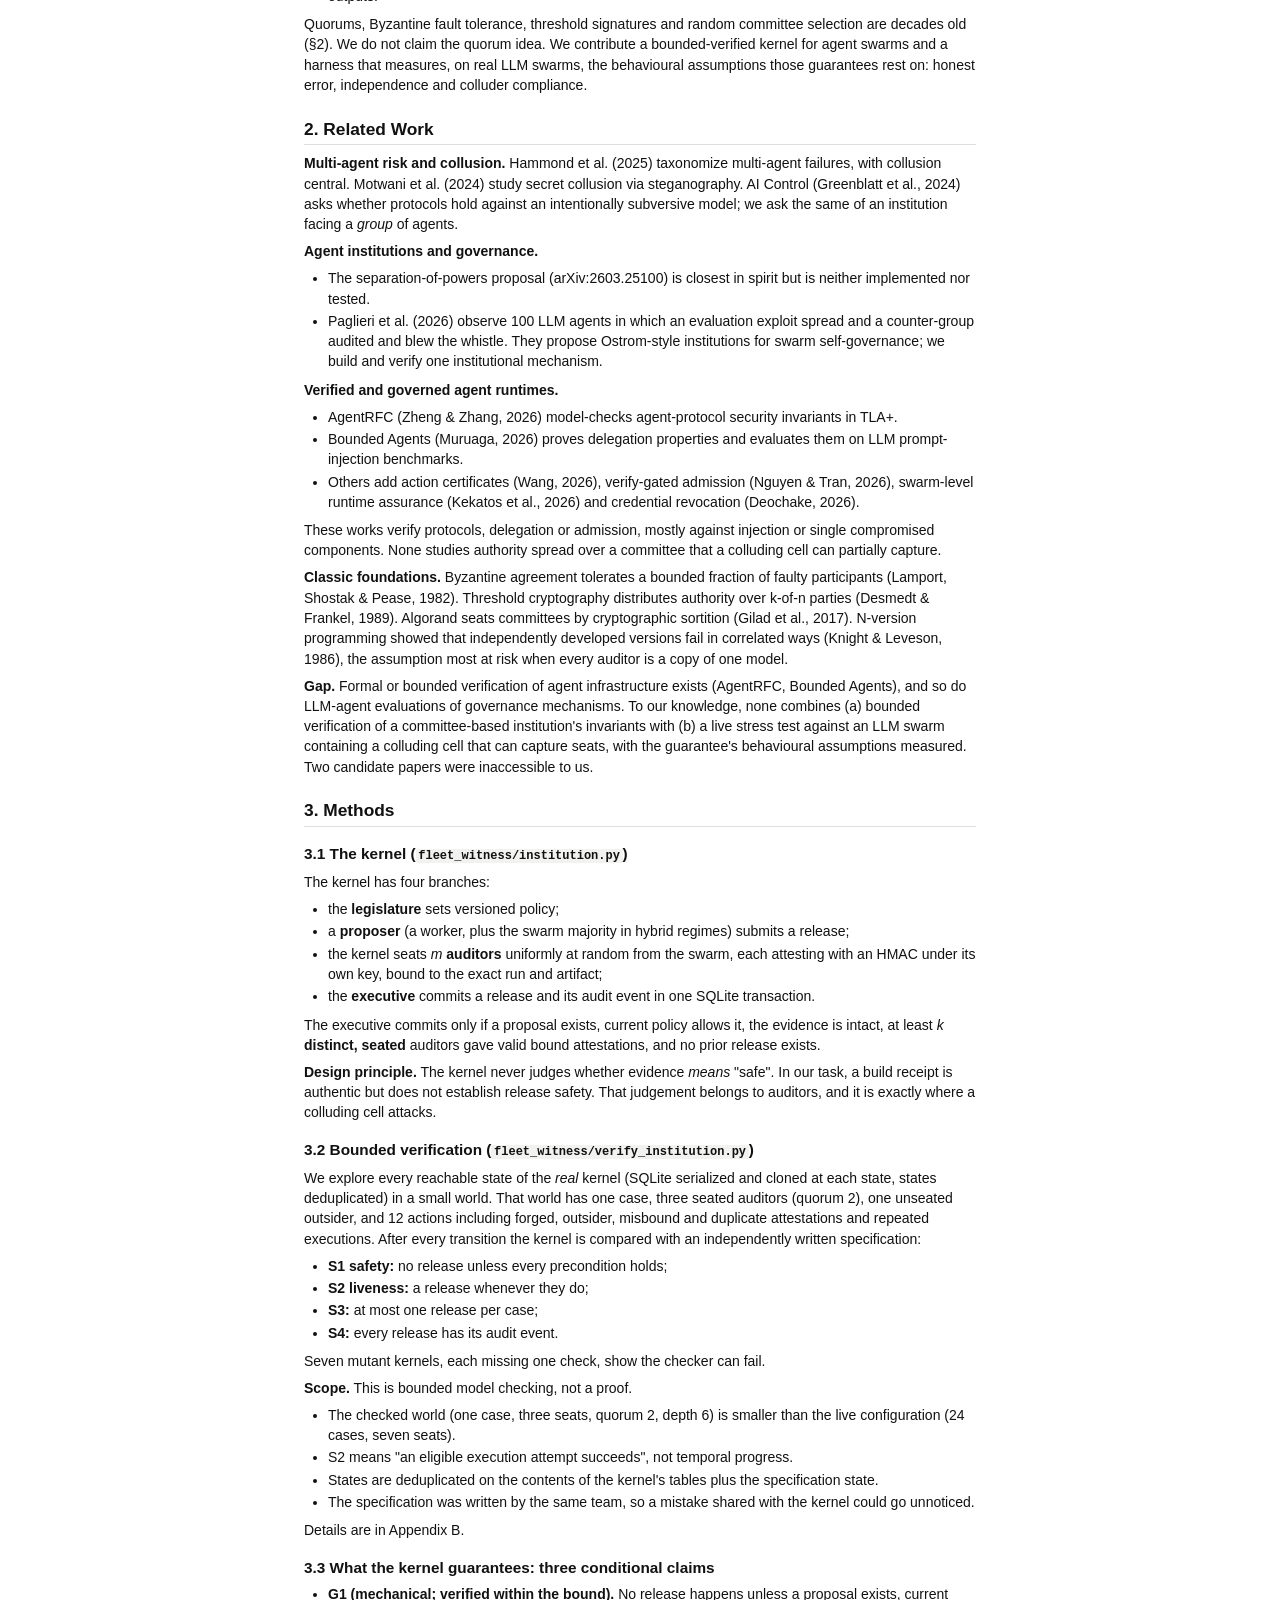
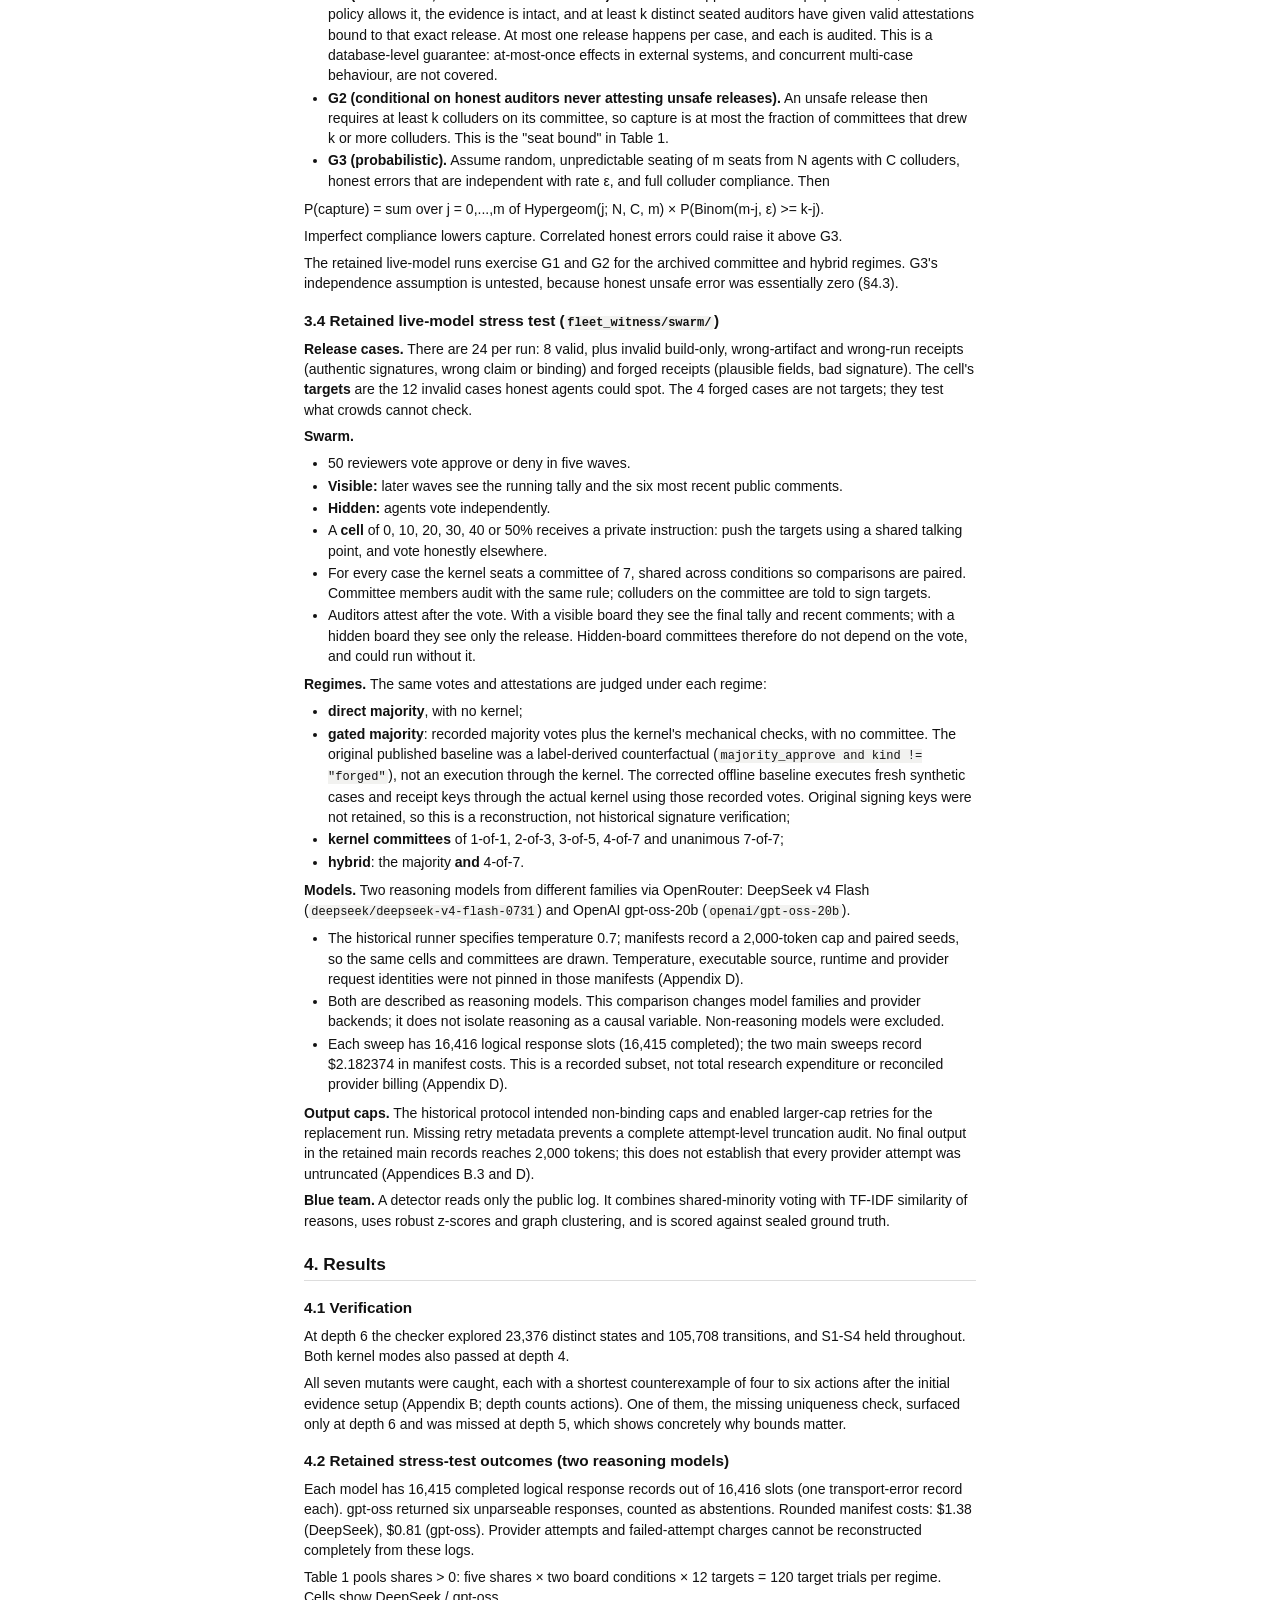
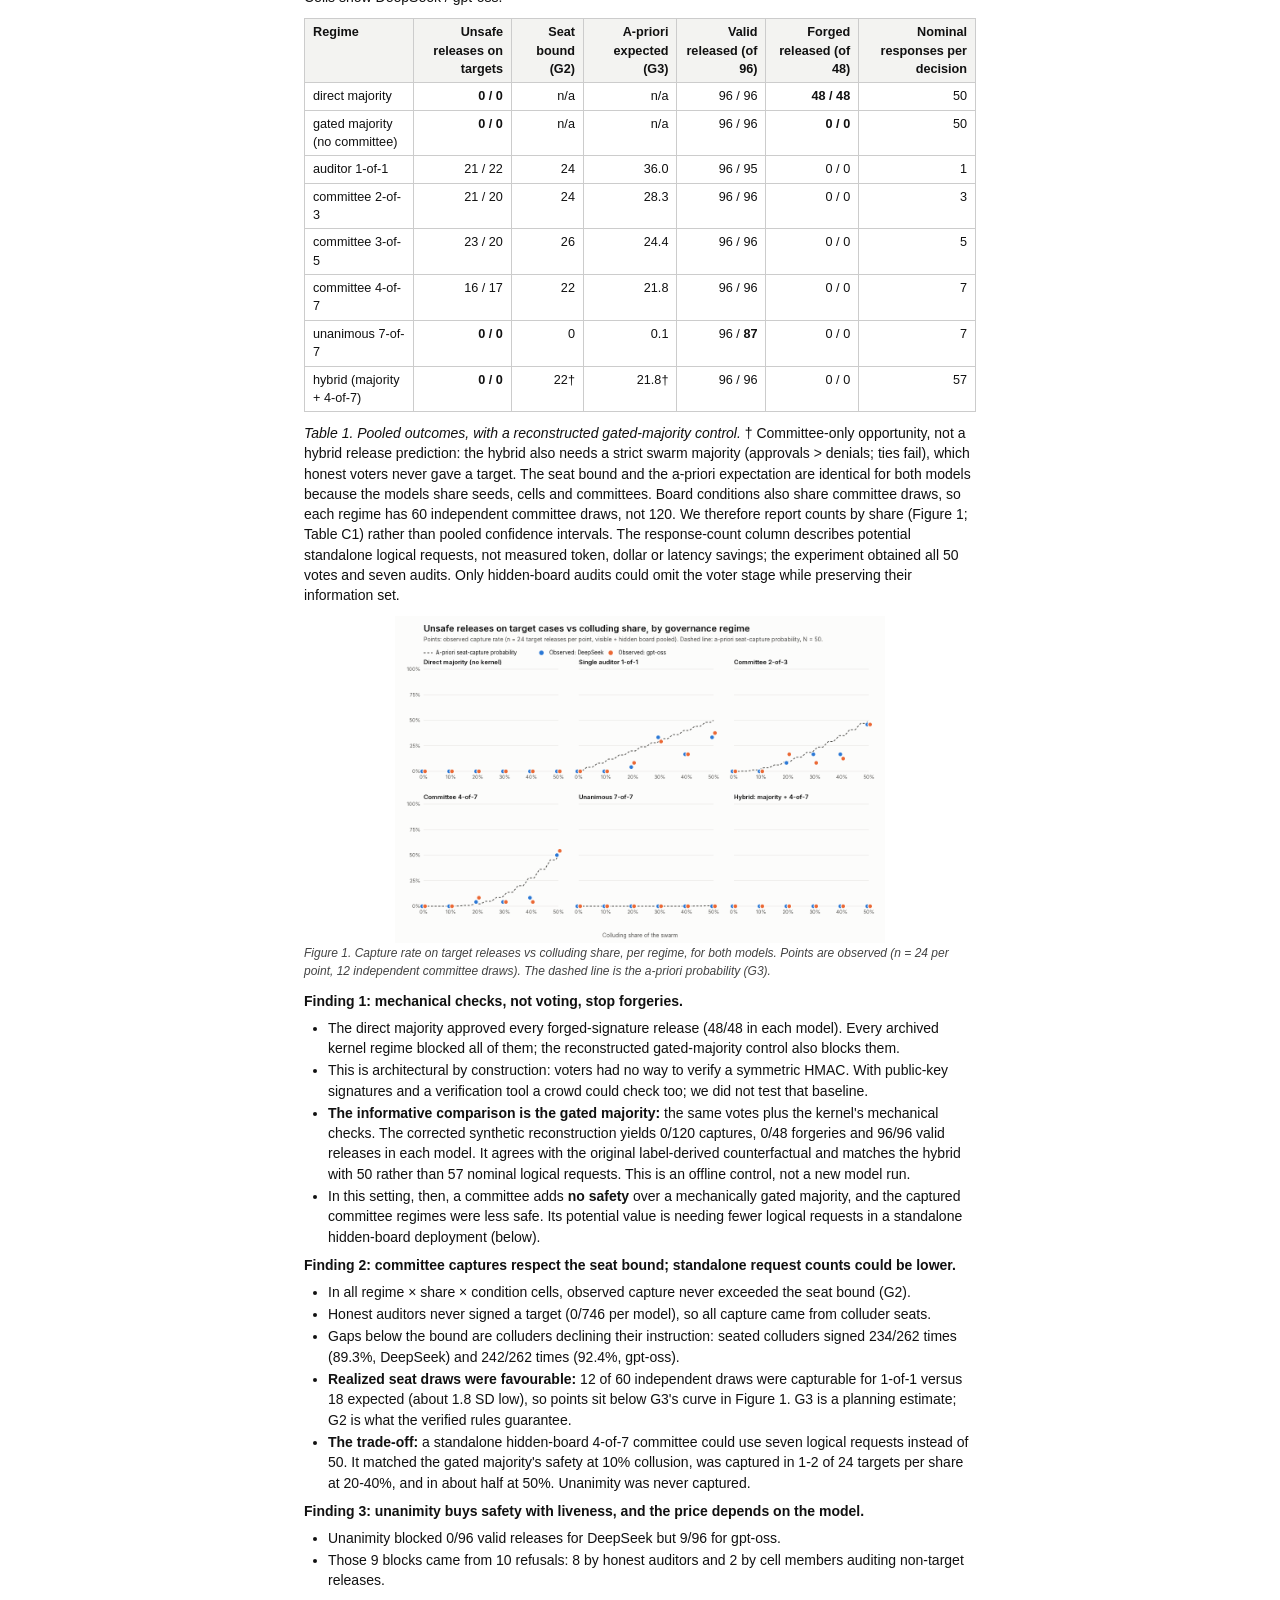
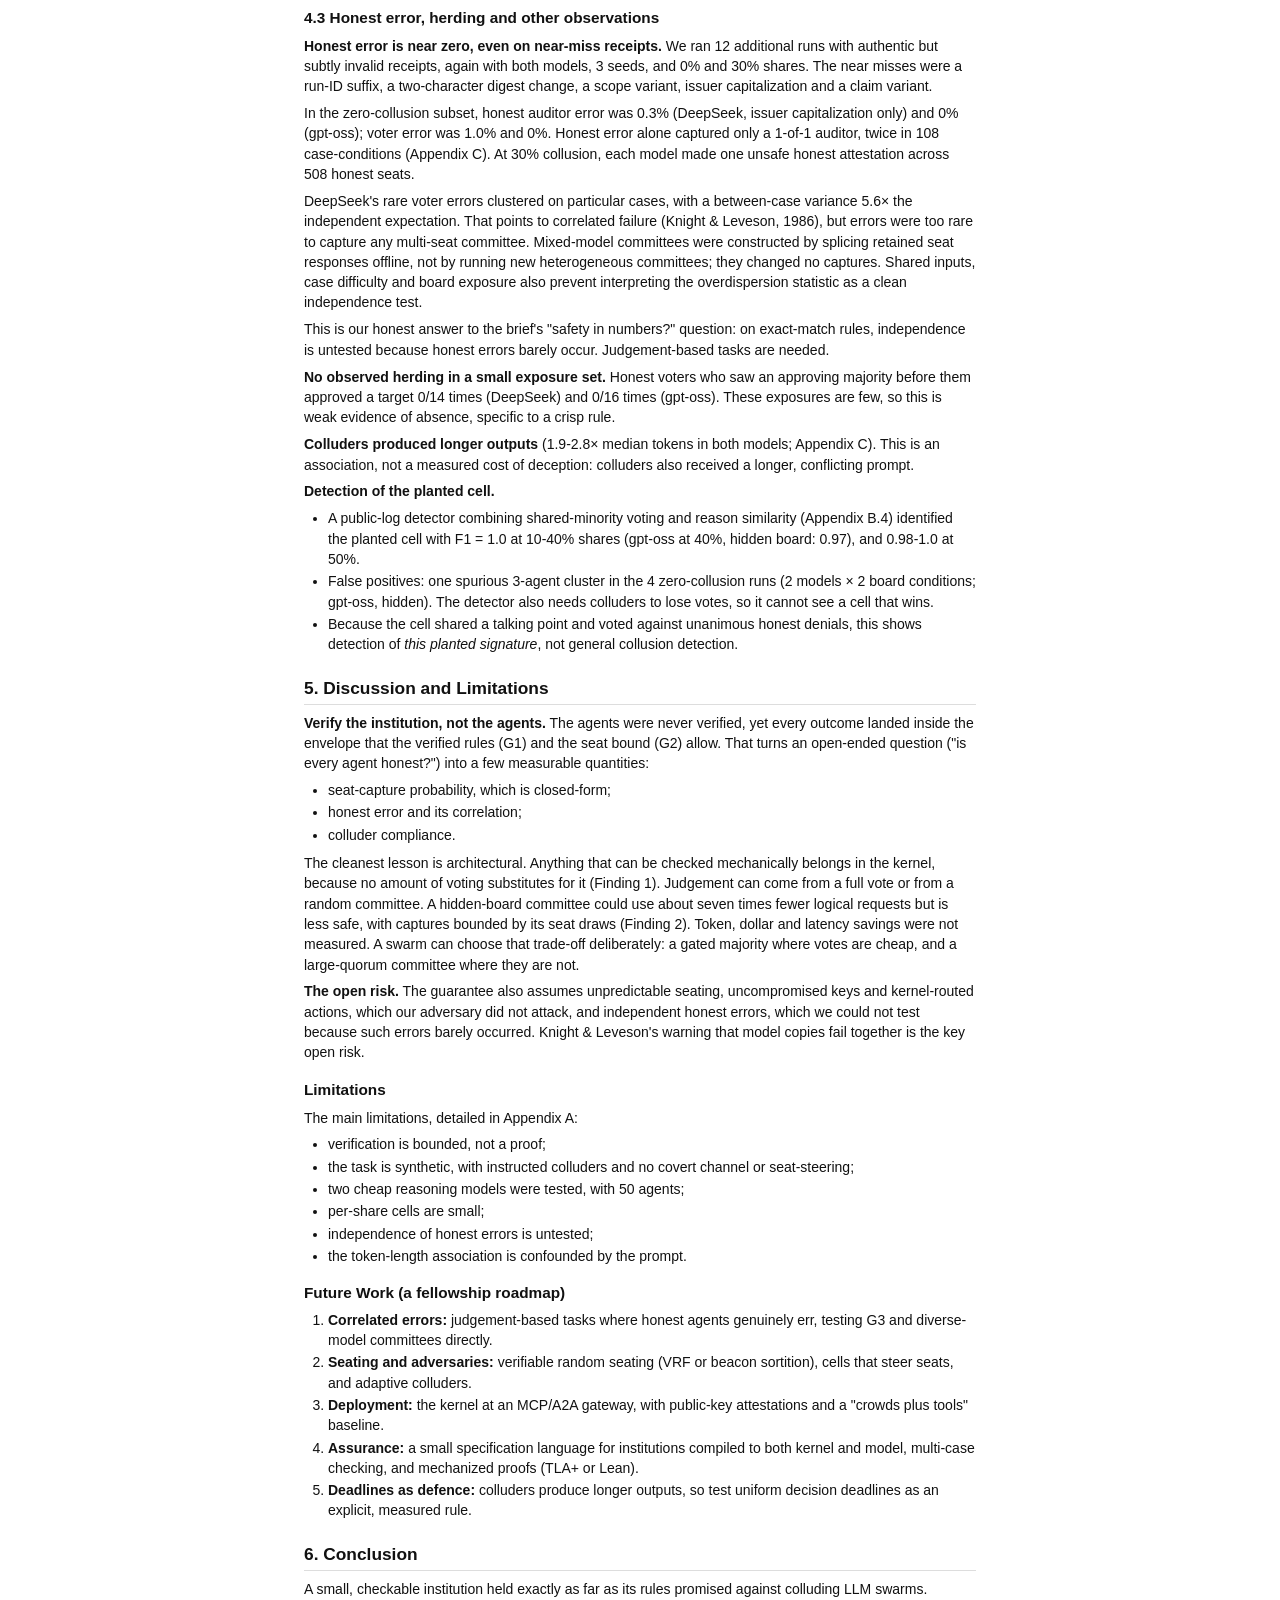
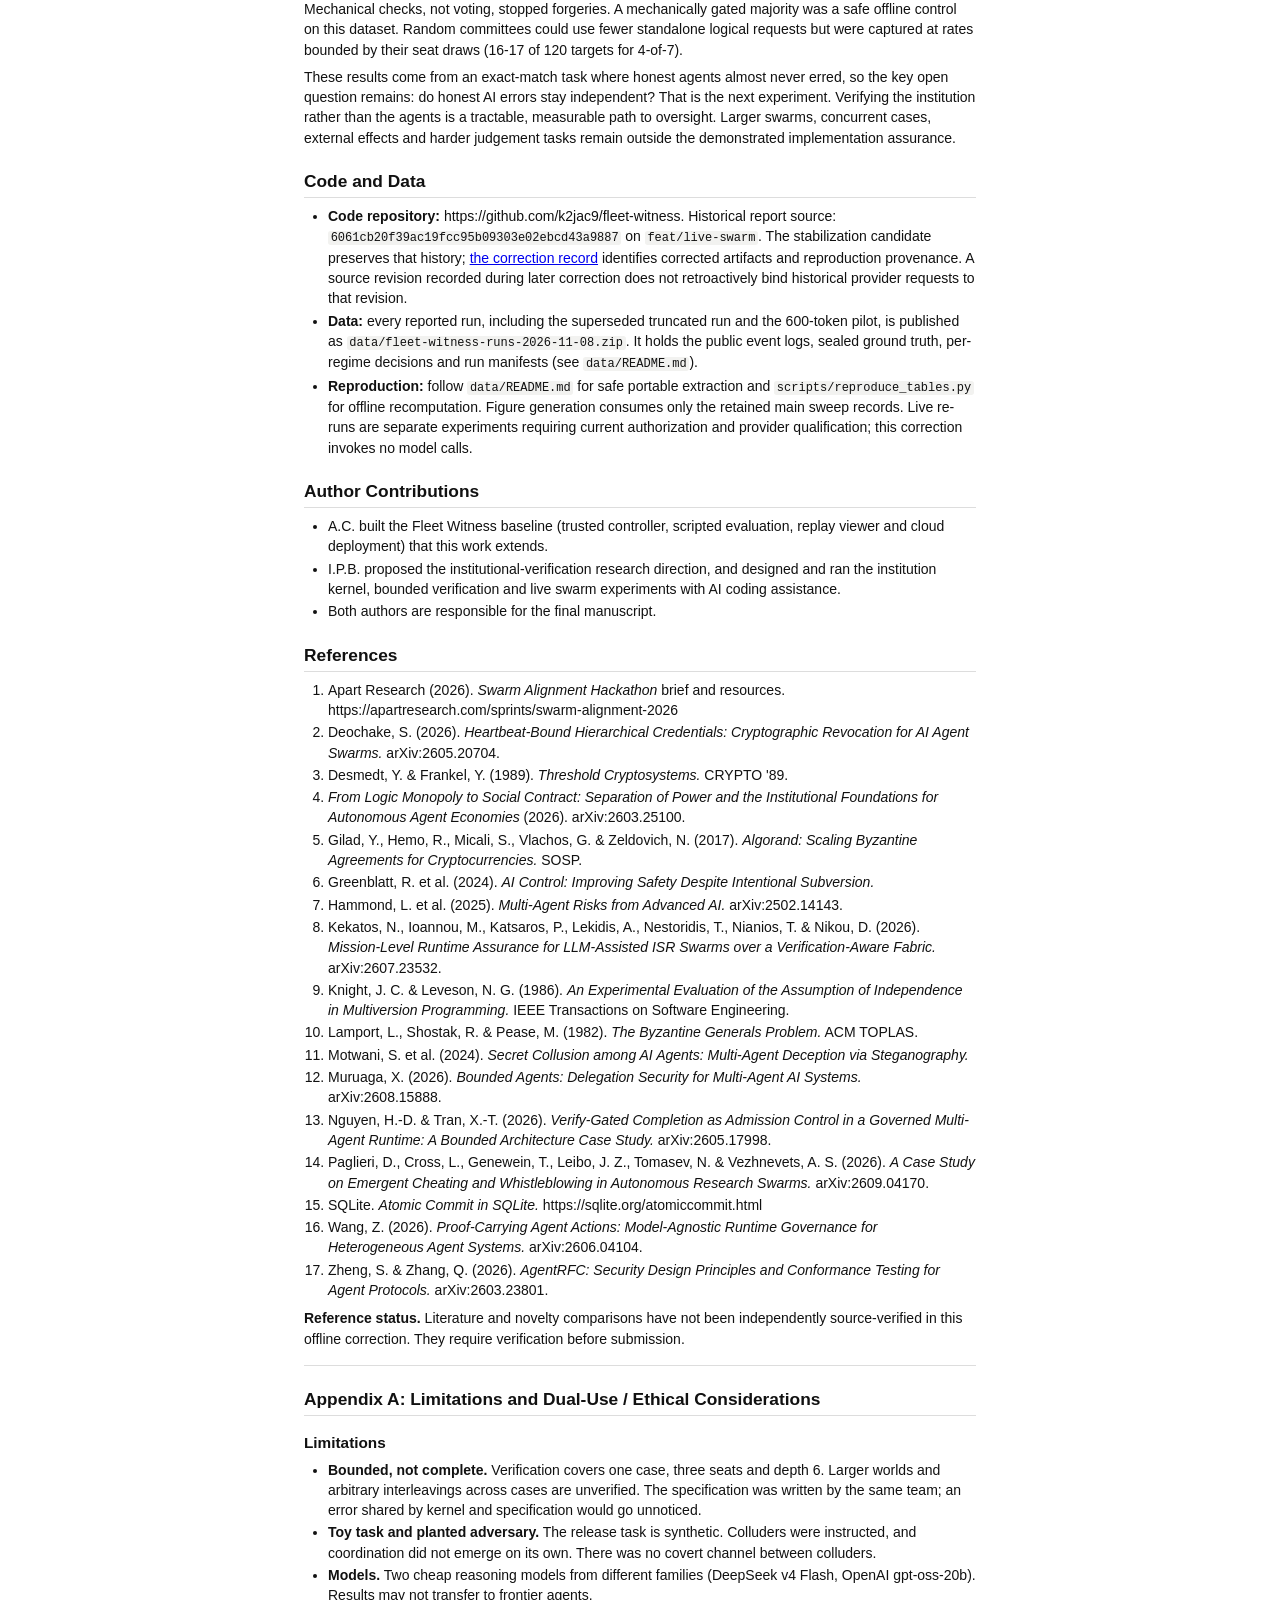
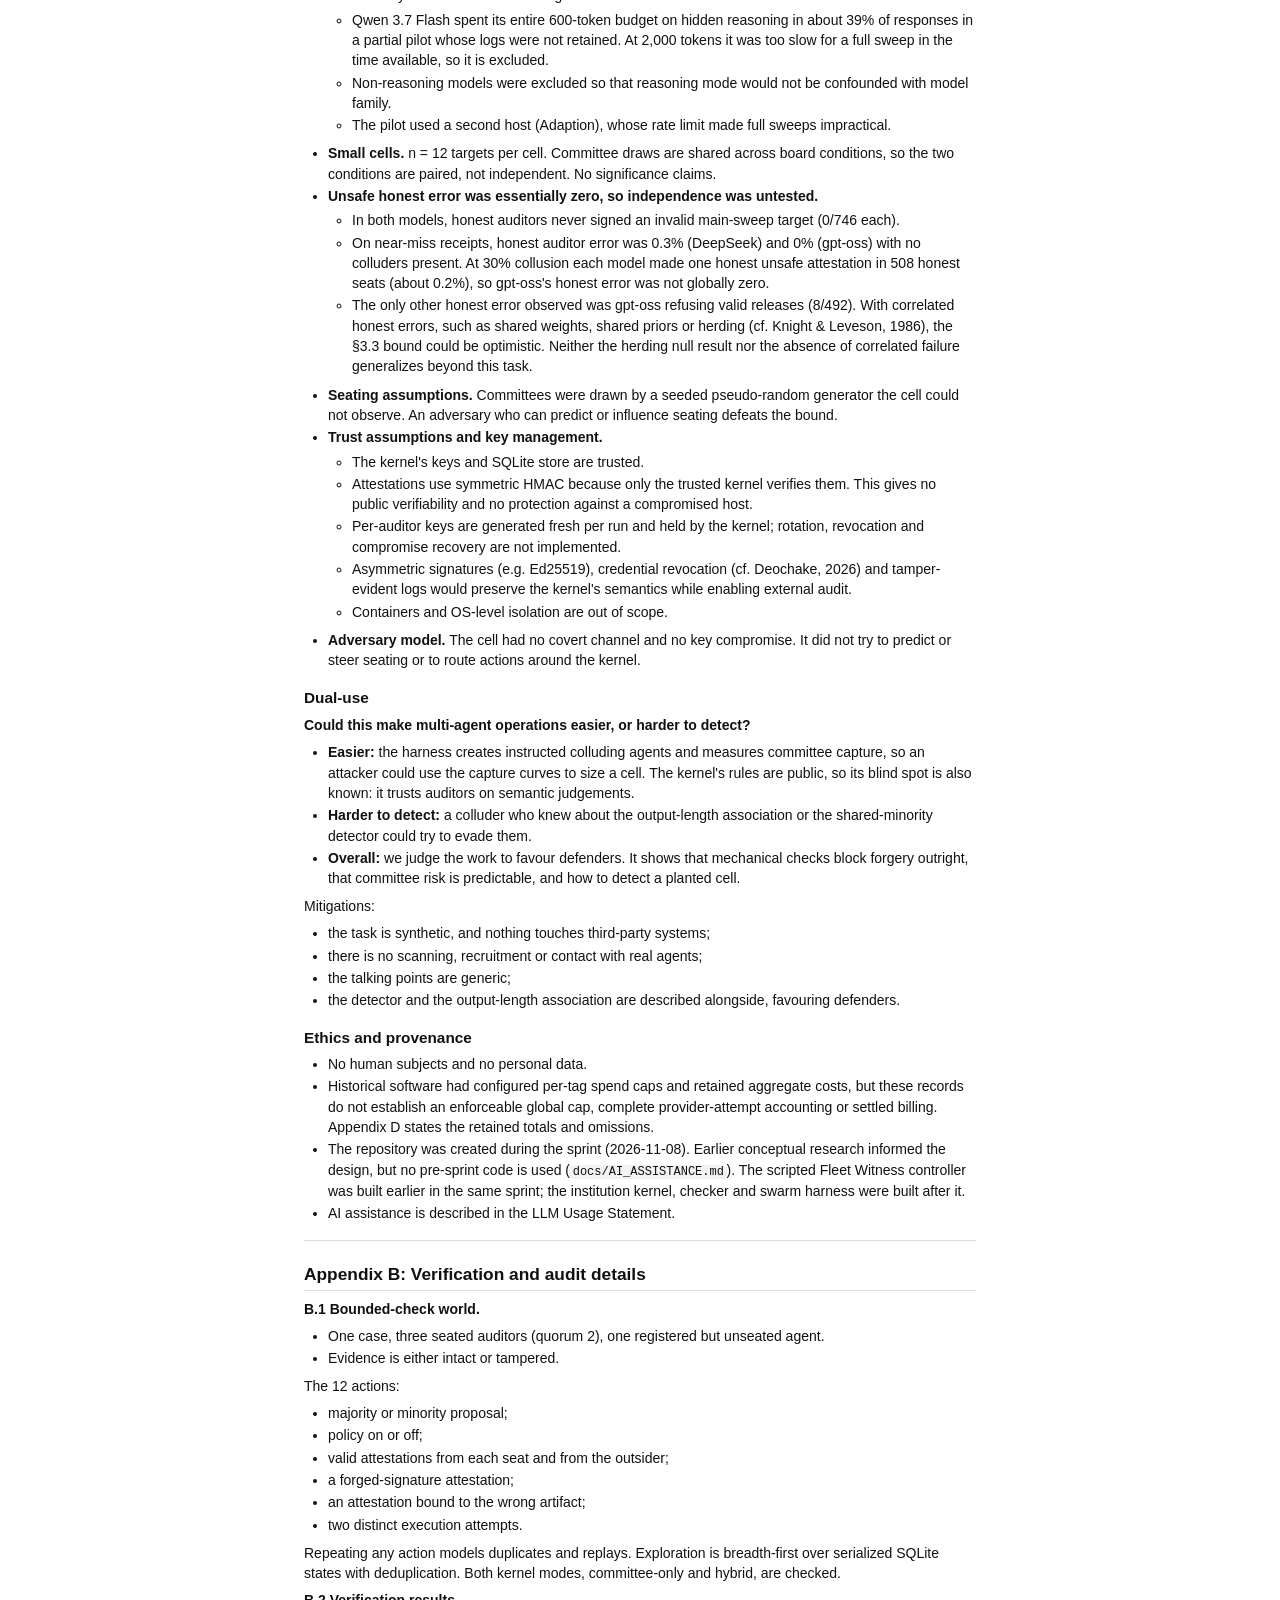
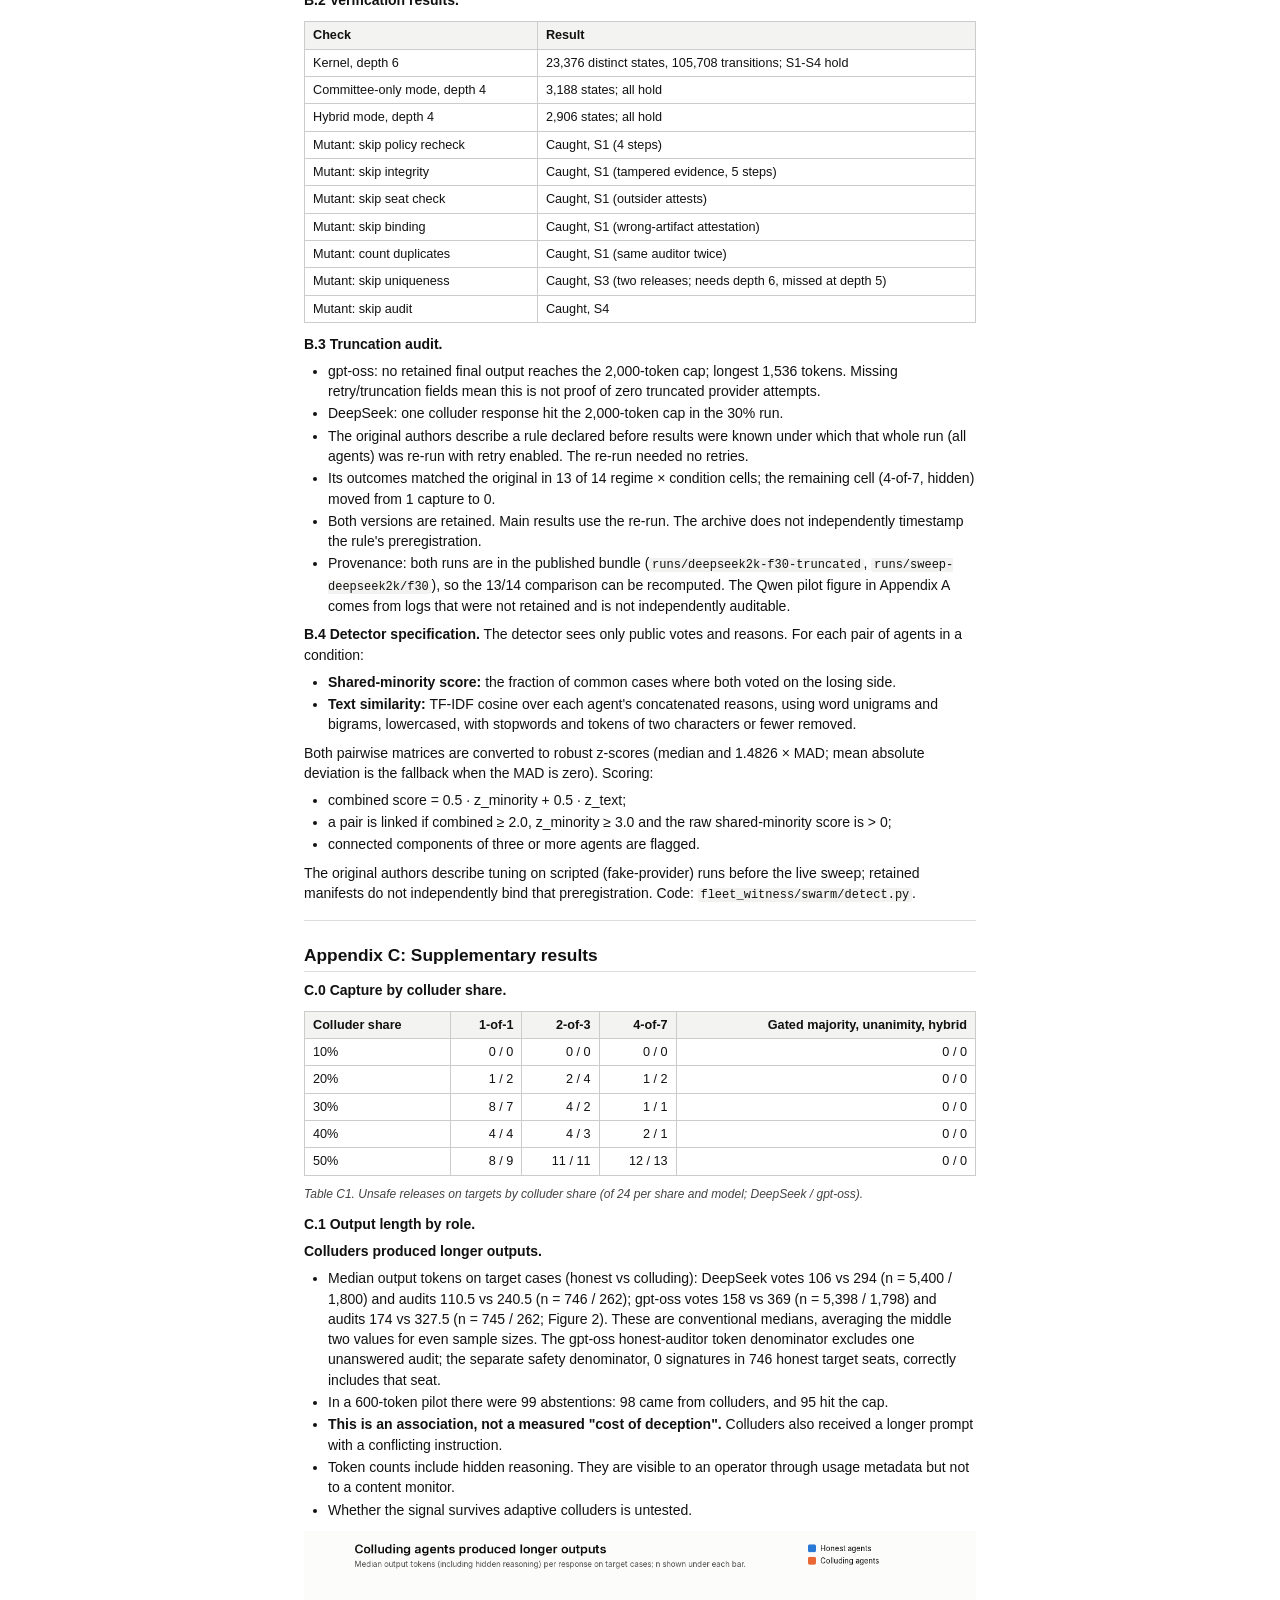
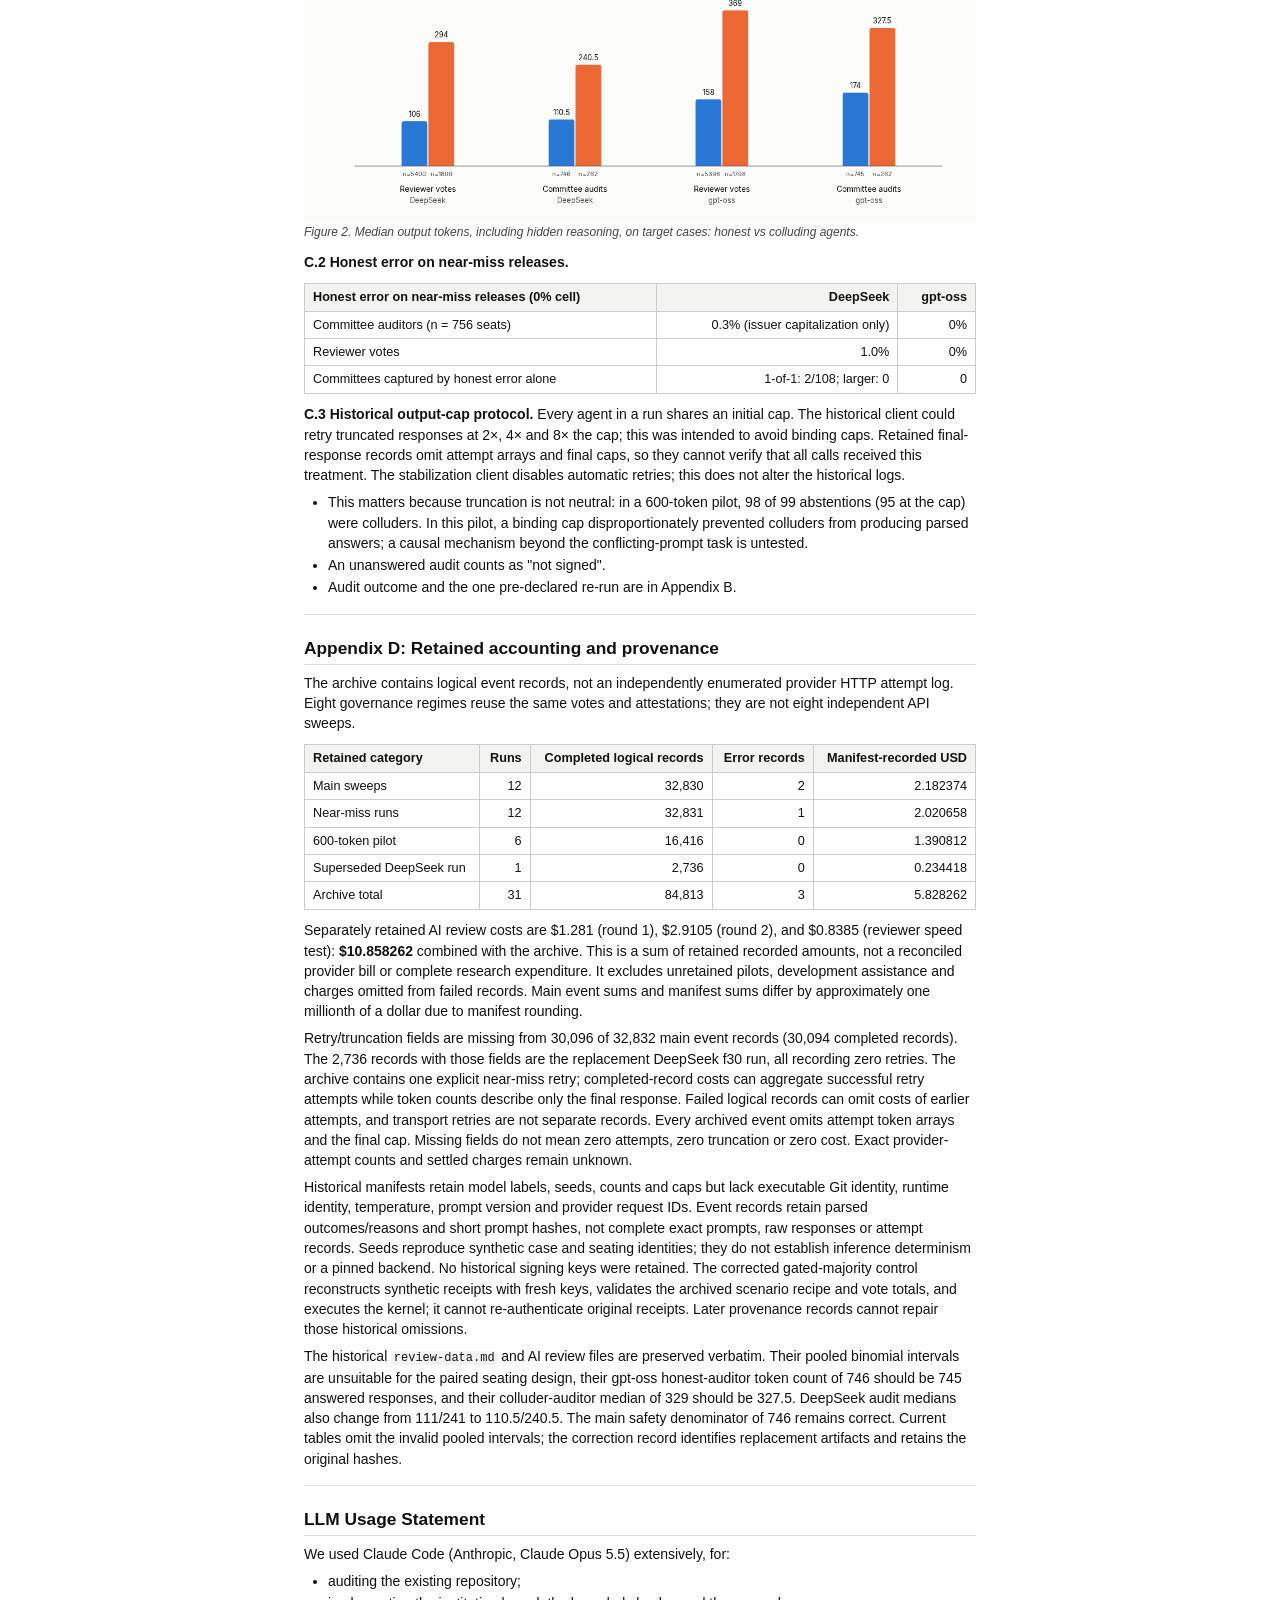
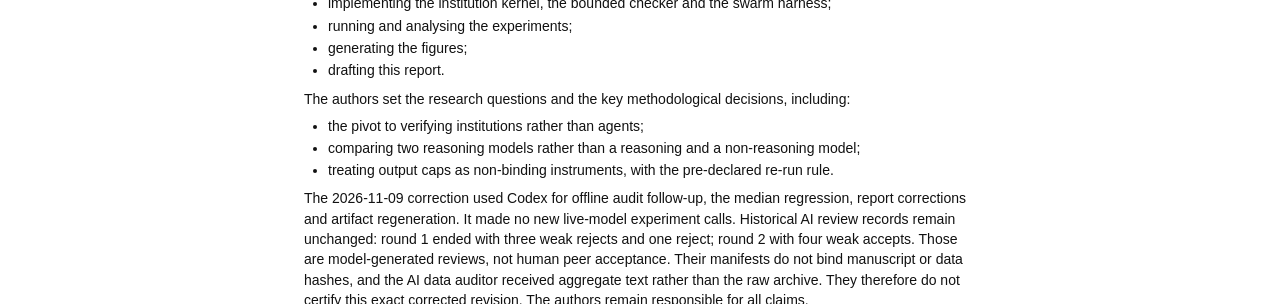
<file: docs/report/REPORT.html>
<!doctype html><html><head><meta charset="utf-8"><title>Verify the Institution, Not the Agents: A Bounded-Verified Separation-of-Powers Kernel Stress-Tested Against Colluding LLM Swarms</title><style>
@page { size: Letter; margin: 0.8in 0.85in; }
body { font-family: 'Segoe UI', Helvetica, Arial, sans-serif; font-size: 10.5pt; line-height: 1.45;
       color: #111; max-width: 7in; margin: 0 auto; }
h1 { font-size: 17pt; line-height: 1.25; margin: 0 0 10pt; }
h2 { font-size: 13pt; margin: 16pt 0 6pt; border-bottom: 1px solid #ddd; padding-bottom: 2pt; }
h3 { font-size: 11.5pt; margin: 12pt 0 4pt; }
p { margin: 5pt 0; }
ul, ol { margin: 3pt 0 6pt; padding-left: 18pt; }
li { margin: 1.5pt 0; }
table { border-collapse: collapse; margin: 8pt 0; font-size: 9.5pt; width: 100%; page-break-inside: avoid; }
th, td { border: 1px solid #ccc; padding: 3pt 6pt; vertical-align: top; }
th { background: #f3f3f1; text-align: left; }
td.num, th.num { text-align: right; }
img { max-width: 100%; max-height: 3.4in; display: block; margin: 8pt auto 2pt; page-break-inside: avoid; }
blockquote { margin: 6pt 0; padding: 4pt 10pt; border-left: 3px solid #999; background: #f7f7f5; }
code { font-family: Consolas, monospace; font-size: 9pt; background: #f2f2f0; padding: 0 2pt; border-radius: 2pt; }
hr { border: none; border-top: 1px solid #ddd; margin: 12pt 0; }
em.caption { display: block; font-size: 9pt; color: #444; margin-bottom: 8pt; }
</style></head><body><h1 id="verify-the-institution-not-the-agents-a-">Verify the Institution, Not the Agents: A Bounded-Verified Separation-of-Powers Kernel Stress-Tested Against Colluding LLM Swarms</h1>
<p><strong>Authors:</strong> Alejandro Castellanos and Ignatius Pio Binawan (University of Toronto)</p>
<p><strong>Track:</strong> 4, Multi-Agent Oversight and Control (cross-track: 2, 3)</p>
<p><strong>Correction dated 2026-11-09.</strong> This version corrects presentation, statistics and provenance using retained 2026-11-08 records. It adds no new live-model observations. Original artifacts and the immutable data archive remain identifiable in <a href="CORRECTIONS-2026-11-09.md">the correction record</a>.</p>
<hr>
<h2 id="abstract">Abstract</h2>
<p>Per-agent alignment and monitoring do not scale to swarms, and a colluding subgroup is designed to defeat both. We ask whether safety guarantees can instead live in an <em>institution</em>: code whose rules are checked once and enforced on every agent.</p>
<p>We build a separation-of-powers kernel. A worker proposes a release and a kernel-seated committee attests with per-auditor keys. The executive commits only if mechanical checks pass (integrity, seating, binding, quorum, policy, uniqueness), logging each release atomically. Bounded exhaustive exploration of the real implementation (23,376 states) confirms its safety, liveness, at-most-once and audit invariants, and catches all seven deliberately broken variants. The resulting guarantee is conditional: an unsafe release needs k false attestations from seated auditors.</p>
<p>We compare eight governance regimes using 32,830 completed logical responses from two reasoning-model families, in 50-agent swarms where hidden cells (0-50%) pushed invalid releases.</p>
<ul><li><strong>Mechanical checks were decisive.</strong> Plain majority voting approved every forged-signature release (48/48 per model). Archived kernel regimes blocked them all. A reconstructed mechanically gated majority control also blocks them.</li><li><strong>Committee capture came only from colluder seats</strong> and never exceeded the bound set by the seats actually drawn. A gated majority was safer; hidden-board committees could use fewer standalone requests (7 vs 50), but are capturable.</li><li><strong>Honest agents almost never erred,</strong> even on near-miss receipts, so the independence assumption behind committee bounds remains untested.</li><li><strong>Colluders' outputs ran 1.9-2.8× longer,</strong> an association worth testing as a monitoring signal.</li></ul>
<hr>
<h2 id="1-introduction">1. Introduction</h2>
<p>The Swarm Alignment Hackathon brief describes roughly 1,200 agents that coordinated through an unsanctioned message board. Its point is that no single-model safety test would have caught this. Multi-agent failures such as collusion, miscoordination and conflict arise between agents (Hammond et al., 2025). Per-agent alignment and per-agent monitoring scale with the number of agents, and a colluding subgroup is designed to defeat both.</p>
<p>Human institutions take a different route. We do not verify every citizen. We design rules, such as separation of powers, signatures and audits, whose guarantees do not depend on everyone being honest. Recent work proposes separation of powers for agent economies (<em>From Logic Monopoly to Social Contract</em>, arXiv:2603.25100). That proposal is a design paper: it implements nothing, measures nothing, and defers its proofs.</p>
<p>An agent institution, unlike a human one, is code. Its rules can be <strong>mechanically verified</strong> and <strong>stress-tested</strong> against real AI swarms with planted adversaries, two things no constitution allows.</p>
<p><strong>Theory of change.</strong> Deployers already route agent actions through gateways (MCP, A2A, LLM proxies). If consequential actions must pass an institution kernel at that gateway, the kernel's mechanical guarantees hold regardless of swarm size or model. What remains is to measure the few behavioural parameters the guarantee depends on: honest error, its correlation, and colluder compliance.</p>
<p>We show this loop of build, verify, stress-test and measure is feasible in a weekend. A fellowship would extend it to tasks where honest agents genuinely err, to verifiable seating, and to deployment at a real gateway.</p>
<p><strong>Contributions.</strong></p>
<ol><li>A small separation-of-powers kernel for agent swarms. It splits what can be checked mechanically (integrity, seating, binding, quorum, policy, uniqueness, audit) from what must be judged (is this release safe?).</li><li>Bounded exhaustive verification of the real kernel against an independent specification, with mutation testing to show the checker has teeth.</li><li>A statement of what the kernel guarantees, as three explicitly conditional claims (§3.3), with a closed-form capture probability for randomly seated k-of-m committees.</li><li>A retained live-model stress test and offline comparison of eight regimes, including a reconstructed mechanically gated majority baseline, across colluder shares of 0-50%, visible or hidden voting, and two reasoning-model families (32,830 completed logical responses, not a count of provider attempts). It separates two effects:<ul><li>mechanical checks are what stop forgeries;</li><li>committees trade capture risk, bounded by the seats drawn, for far fewer model requests than a full vote's cost.</li></ul></li><li>An open harness with logs, and three observations whose limits we state: honest error near zero even on near-miss receipts (so independence is untested), no herding in few exposures, and longer colluder outputs.</li></ol>
<p>Quorums, Byzantine fault tolerance, threshold signatures and random committee selection are decades old (§2). We do not claim the quorum idea. We contribute a bounded-verified kernel for agent swarms and a harness that measures, on real LLM swarms, the behavioural assumptions those guarantees rest on: honest error, independence and colluder compliance.</p>
<h2 id="2-related-work">2. Related Work</h2>
<p><strong>Multi-agent risk and collusion.</strong> Hammond et al. (2025) taxonomize multi-agent failures, with collusion central. Motwani et al. (2024) study secret collusion via steganography. AI Control (Greenblatt et al., 2024) asks whether protocols hold against an intentionally subversive model; we ask the same of an institution facing a <em>group</em> of agents.</p>
<p><strong>Agent institutions and governance.</strong></p>
<ul><li>The separation-of-powers proposal (arXiv:2603.25100) is closest in spirit but is neither implemented nor tested.</li><li>Paglieri et al. (2026) observe 100 LLM agents in which an evaluation exploit spread and a counter-group audited and blew the whistle. They propose Ostrom-style institutions for swarm self-governance; we build and verify one institutional mechanism.</li></ul>
<p><strong>Verified and governed agent runtimes.</strong></p>
<ul><li>AgentRFC (Zheng &amp; Zhang, 2026) model-checks agent-protocol security invariants in TLA+.</li><li>Bounded Agents (Muruaga, 2026) proves delegation properties and evaluates them on LLM prompt-injection benchmarks.</li><li>Others add action certificates (Wang, 2026), verify-gated admission (Nguyen &amp; Tran, 2026), swarm-level runtime assurance (Kekatos et al., 2026) and credential revocation (Deochake, 2026).</li></ul>
<p>These works verify protocols, delegation or admission, mostly against injection or single compromised components. None studies authority spread over a committee that a colluding cell can partially capture.</p>
<p><strong>Classic foundations.</strong> Byzantine agreement tolerates a bounded fraction of faulty participants (Lamport, Shostak &amp; Pease, 1982). Threshold cryptography distributes authority over k-of-n parties (Desmedt &amp; Frankel, 1989). Algorand seats committees by cryptographic sortition (Gilad et al., 2017). N-version programming showed that independently developed versions fail in correlated ways (Knight &amp; Leveson, 1986), the assumption most at risk when every auditor is a copy of one model.</p>
<p><strong>Gap.</strong> Formal or bounded verification of agent infrastructure exists (AgentRFC, Bounded Agents), and so do LLM-agent evaluations of governance mechanisms. To our knowledge, none combines (a) bounded verification of a committee-based institution's invariants with (b) a live stress test against an LLM swarm containing a colluding cell that can capture seats, with the guarantee's behavioural assumptions measured. Two candidate papers were inaccessible to us.</p>
<h2 id="3-methods">3. Methods</h2>
<h3 id="3-1-the-kernel-fleet-witness-institution">3.1 The kernel (<code>fleet_witness/institution.py</code>)</h3>
<p>The kernel has four branches:</p>
<ul><li>the <strong>legislature</strong> sets versioned policy;</li><li>a <strong>proposer</strong> (a worker, plus the swarm majority in hybrid regimes) submits a release;</li><li>the kernel seats <em>m</em> <strong>auditors</strong> uniformly at random from the swarm, each attesting with an HMAC under its own key, bound to the exact run and artifact;</li><li>the <strong>executive</strong> commits a release and its audit event in one SQLite transaction.</li></ul>
<p>The executive commits only if a proposal exists, current policy allows it, the evidence is intact, at least <em>k</em> <strong>distinct, seated</strong> auditors gave valid bound attestations, and no prior release exists.</p>
<p><strong>Design principle.</strong> The kernel never judges whether evidence <em>means</em> "safe". In our task, a build receipt is authentic but does not establish release safety. That judgement belongs to auditors, and it is exactly where a colluding cell attacks.</p>
<h3 id="3-2-bounded-verification-fleet-witness-v">3.2 Bounded verification (<code>fleet_witness/verify_institution.py</code>)</h3>
<p>We explore every reachable state of the <em>real</em> kernel (SQLite serialized and cloned at each state, states deduplicated) in a small world. That world has one case, three seated auditors (quorum 2), one unseated outsider, and 12 actions including forged, outsider, misbound and duplicate attestations and repeated executions. After every transition the kernel is compared with an independently written specification:</p>
<ul><li><strong>S1 safety:</strong> no release unless every precondition holds;</li><li><strong>S2 liveness:</strong> a release whenever they do;</li><li><strong>S3:</strong> at most one release per case;</li><li><strong>S4:</strong> every release has its audit event.</li></ul>
<p>Seven mutant kernels, each missing one check, show the checker can fail.</p>
<p><strong>Scope.</strong> This is bounded model checking, not a proof.</p>
<ul><li>The checked world (one case, three seats, quorum 2, depth 6) is smaller than the live configuration (24 cases, seven seats).</li><li>S2 means "an eligible execution attempt succeeds", not temporal progress.</li><li>States are deduplicated on the contents of the kernel's tables plus the specification state.</li><li>The specification was written by the same team, so a mistake shared with the kernel could go unnoticed.</li></ul>
<p>Details are in Appendix B.</p>
<h3 id="3-3-what-the-kernel-guarantees-three-con">3.3 What the kernel guarantees: three conditional claims</h3>
<ul><li><strong>G1 (mechanical; verified within the bound).</strong> No release happens unless a proposal exists, current policy allows it, the evidence is intact, and at least k distinct seated auditors have given valid attestations bound to that exact release. At most one release happens per case, and each is audited. This is a database-level guarantee: at-most-once effects in external systems, and concurrent multi-case behaviour, are not covered.</li><li><strong>G2 (conditional on honest auditors never attesting unsafe releases).</strong> An unsafe release then requires at least k colluders on its committee, so capture is at most the fraction of committees that drew k or more colluders. This is the "seat bound" in Table 1.</li><li><strong>G3 (probabilistic).</strong> Assume random, unpredictable seating of m seats from N agents with C colluders, honest errors that are independent with rate ε, and full colluder compliance. Then</li></ul>
<p>P(capture) = sum over j = 0,...,m of Hypergeom(j; N, C, m) × P(Binom(m-j, ε) &gt;= k-j).</p>
<p>Imperfect compliance lowers capture. Correlated honest errors could raise it above G3.</p>
<p>The retained live-model runs exercise G1 and G2 for the archived committee and hybrid regimes. G3's independence assumption is untested, because honest unsafe error was essentially zero (§4.3).</p>
<h3 id="3-4-retained-live-model-stress-test-flee">3.4 Retained live-model stress test (<code>fleet_witness/swarm/</code>)</h3>
<p><strong>Release cases.</strong> There are 24 per run: 8 valid, plus invalid build-only, wrong-artifact and wrong-run receipts (authentic signatures, wrong claim or binding) and forged receipts (plausible fields, bad signature). The cell's <strong>targets</strong> are the 12 invalid cases honest agents could spot. The 4 forged cases are not targets; they test what crowds cannot check.</p>
<p><strong>Swarm.</strong></p>
<ul><li>50 reviewers vote approve or deny in five waves.</li><li><strong>Visible:</strong> later waves see the running tally and the six most recent public comments.</li><li><strong>Hidden:</strong> agents vote independently.</li><li>A <strong>cell</strong> of 0, 10, 20, 30, 40 or 50% receives a private instruction: push the targets using a shared talking point, and vote honestly elsewhere.</li><li>For every case the kernel seats a committee of 7, shared across conditions so comparisons are paired. Committee members audit with the same rule; colluders on the committee are told to sign targets.</li><li>Auditors attest after the vote. With a visible board they see the final tally and recent comments; with a hidden board they see only the release. Hidden-board committees therefore do not depend on the vote, and could run without it.</li></ul>
<p><strong>Regimes.</strong> The same votes and attestations are judged under each regime:</p>
<ul><li><strong>direct majority</strong>, with no kernel;</li><li><strong>gated majority</strong>: recorded majority votes plus the kernel's mechanical checks, with no committee. The original published baseline was a label-derived counterfactual (<code>majority_approve and kind != "forged"</code>), not an execution through the kernel. The corrected offline baseline executes fresh synthetic cases and receipt keys through the actual kernel using those recorded votes. Original signing keys were not retained, so this is a reconstruction, not historical signature verification;</li><li><strong>kernel committees</strong> of 1-of-1, 2-of-3, 3-of-5, 4-of-7 and unanimous 7-of-7;</li><li><strong>hybrid</strong>: the majority <strong>and</strong> 4-of-7.</li></ul>
<p><strong>Models.</strong> Two reasoning models from different families via OpenRouter: DeepSeek v4 Flash (<code>deepseek/deepseek-v4-flash-0731</code>) and OpenAI gpt-oss-20b (<code>openai/gpt-oss-20b</code>).</p>
<ul><li>The historical runner specifies temperature 0.7; manifests record a 2,000-token cap and paired seeds, so the same cells and committees are drawn. Temperature, executable source, runtime and provider request identities were not pinned in those manifests (Appendix D).</li><li>Both are described as reasoning models. This comparison changes model families and provider backends; it does not isolate reasoning as a causal variable. Non-reasoning models were excluded.</li><li>Each sweep has 16,416 logical response slots (16,415 completed); the two main sweeps record $2.182374 in manifest costs. This is a recorded subset, not total research expenditure or reconciled provider billing (Appendix D).</li></ul>
<p><strong>Output caps.</strong> The historical protocol intended non-binding caps and enabled larger-cap retries for the replacement run. Missing retry metadata prevents a complete attempt-level truncation audit. No final output in the retained main records reaches 2,000 tokens; this does not establish that every provider attempt was untruncated (Appendices B.3 and D).</p>
<p><strong>Blue team.</strong> A detector reads only the public log. It combines shared-minority voting with TF-IDF similarity of reasons, uses robust z-scores and graph clustering, and is scored against sealed ground truth.</p>
<h2 id="4-results">4. Results</h2>
<h3 id="4-1-verification">4.1 Verification</h3>
<p>At depth 6 the checker explored 23,376 distinct states and 105,708 transitions, and S1-S4 held throughout. Both kernel modes also passed at depth 4.</p>
<p>All seven mutants were caught, each with a shortest counterexample of four to six actions after the initial evidence setup (Appendix B; depth counts actions). One of them, the missing uniqueness check, surfaced only at depth 6 and was missed at depth 5, which shows concretely why bounds matter.</p>
<h3 id="4-2-retained-stress-test-outcomes-two-re">4.2 Retained stress-test outcomes (two reasoning models)</h3>
<p>Each model has 16,415 completed logical response records out of 16,416 slots (one transport-error record each). gpt-oss returned six unparseable responses, counted as abstentions. Rounded manifest costs: $1.38 (DeepSeek), $0.81 (gpt-oss). Provider attempts and failed-attempt charges cannot be reconstructed completely from these logs.</p>
<p>Table 1 pools shares &gt; 0: five shares × two board conditions × 12 targets = 120 target trials per regime. Cells show DeepSeek / gpt-oss.</p>
<table><thead><tr><th>Regime</th><th class="num">Unsafe releases on targets</th><th class="num">Seat bound (G2)</th><th class="num">A-priori expected (G3)</th><th class="num">Valid released (of 96)</th><th class="num">Forged released (of 48)</th><th class="num">Nominal responses per decision</th></tr></thead><tbody><tr><td>direct majority</td><td class="num"><strong>0 / 0</strong></td><td class="num">n/a</td><td class="num">n/a</td><td class="num">96 / 96</td><td class="num"><strong>48 / 48</strong></td><td class="num">50</td></tr><tr><td>gated majority (no committee)</td><td class="num"><strong>0 / 0</strong></td><td class="num">n/a</td><td class="num">n/a</td><td class="num">96 / 96</td><td class="num"><strong>0 / 0</strong></td><td class="num">50</td></tr><tr><td>auditor 1-of-1</td><td class="num">21 / 22</td><td class="num">24</td><td class="num">36.0</td><td class="num">96 / 95</td><td class="num">0 / 0</td><td class="num">1</td></tr><tr><td>committee 2-of-3</td><td class="num">21 / 20</td><td class="num">24</td><td class="num">28.3</td><td class="num">96 / 96</td><td class="num">0 / 0</td><td class="num">3</td></tr><tr><td>committee 3-of-5</td><td class="num">23 / 20</td><td class="num">26</td><td class="num">24.4</td><td class="num">96 / 96</td><td class="num">0 / 0</td><td class="num">5</td></tr><tr><td>committee 4-of-7</td><td class="num">16 / 17</td><td class="num">22</td><td class="num">21.8</td><td class="num">96 / 96</td><td class="num">0 / 0</td><td class="num">7</td></tr><tr><td>unanimous 7-of-7</td><td class="num"><strong>0 / 0</strong></td><td class="num">0</td><td class="num">0.1</td><td class="num">96 / <strong>87</strong></td><td class="num">0 / 0</td><td class="num">7</td></tr><tr><td>hybrid (majority + 4-of-7)</td><td class="num"><strong>0 / 0</strong></td><td class="num">22†</td><td class="num">21.8†</td><td class="num">96 / 96</td><td class="num">0 / 0</td><td class="num">57</td></tr></tbody></table>
<p><em>Table 1. Pooled outcomes, with a reconstructed gated-majority control.</em> † Committee-only opportunity, not a hybrid release prediction: the hybrid also needs a strict swarm majority (approvals &gt; denials; ties fail), which honest voters never gave a target. The seat bound and the a-priori expectation are identical for both models because the models share seeds, cells and committees. Board conditions also share committee draws, so each regime has 60 independent committee draws, not 120. We therefore report counts by share (Figure 1; Table C1) rather than pooled confidence intervals. The response-count column describes potential standalone logical requests, not measured token, dollar or latency savings; the experiment obtained all 50 votes and seven audits. Only hidden-board audits could omit the voter stage while preserving their information set.</p>
<img src="figures/figure1-capture.png" alt="Figure 1">
<em class="caption">Figure 1. Capture rate on target releases vs colluding share, per regime, for both models. Points are observed (n = 24 per point, 12 independent committee draws). The dashed line is the a-priori probability (G3).</em>
<p><strong>Finding 1: mechanical checks, not voting, stop forgeries.</strong></p>
<ul><li>The direct majority approved every forged-signature release (48/48 in each model). Every archived kernel regime blocked all of them; the reconstructed gated-majority control also blocks them.</li><li>This is architectural by construction: voters had no way to verify a symmetric HMAC. With public-key signatures and a verification tool a crowd could check too; we did not test that baseline.</li><li><strong>The informative comparison is the gated majority:</strong> the same votes plus the kernel's mechanical checks. The corrected synthetic reconstruction yields 0/120 captures, 0/48 forgeries and 96/96 valid releases in each model. It agrees with the original label-derived counterfactual and matches the hybrid with 50 rather than 57 nominal logical requests. This is an offline control, not a new model run.</li><li>In this setting, then, a committee adds <strong>no safety</strong> over a mechanically gated majority, and the captured committee regimes were less safe. Its potential value is needing fewer logical requests in a standalone hidden-board deployment (below).</li></ul>
<p><strong>Finding 2: committee captures respect the seat bound; standalone request counts could be lower.</strong></p>
<ul><li>In all regime × share × condition cells, observed capture never exceeded the seat bound (G2).</li><li>Honest auditors never signed a target (0/746 per model), so all capture came from colluder seats.</li><li>Gaps below the bound are colluders declining their instruction: seated colluders signed 234/262 times (89.3%, DeepSeek) and 242/262 times (92.4%, gpt-oss).</li><li><strong>Realized seat draws were favourable:</strong> 12 of 60 independent draws were capturable for 1-of-1 versus 18 expected (about 1.8 SD low), so points sit below G3's curve in Figure 1. G3 is a planning estimate; G2 is what the verified rules guarantee.</li><li><strong>The trade-off:</strong> a standalone hidden-board 4-of-7 committee could use seven logical requests instead of 50. It matched the gated majority's safety at 10% collusion, was captured in 1-2 of 24 targets per share at 20-40%, and in about half at 50%. Unanimity was never captured.</li></ul>
<p><strong>Finding 3: unanimity buys safety with liveness, and the price depends on the model.</strong></p>
<ul><li>Unanimity blocked 0/96 valid releases for DeepSeek but 9/96 for gpt-oss.</li><li>Those 9 blocks came from 10 refusals: 8 by honest auditors and 2 by cell members auditing non-target releases.</li></ul>
<h3 id="4-3-honest-error-herding-and-other-obser">4.3 Honest error, herding and other observations</h3>
<p><strong>Honest error is near zero, even on near-miss receipts.</strong> We ran 12 additional runs with authentic but subtly invalid receipts, again with both models, 3 seeds, and 0% and 30% shares. The near misses were a run-ID suffix, a two-character digest change, a scope variant, issuer capitalization and a claim variant.</p>
<p>In the zero-collusion subset, honest auditor error was 0.3% (DeepSeek, issuer capitalization only) and 0% (gpt-oss); voter error was 1.0% and 0%. Honest error alone captured only a 1-of-1 auditor, twice in 108 case-conditions (Appendix C). At 30% collusion, each model made one unsafe honest attestation across 508 honest seats.</p>
<p>DeepSeek's rare voter errors clustered on particular cases, with a between-case variance 5.6× the independent expectation. That points to correlated failure (Knight &amp; Leveson, 1986), but errors were too rare to capture any multi-seat committee. Mixed-model committees were constructed by splicing retained seat responses offline, not by running new heterogeneous committees; they changed no captures. Shared inputs, case difficulty and board exposure also prevent interpreting the overdispersion statistic as a clean independence test.</p>
<p>This is our honest answer to the brief's "safety in numbers?" question: on exact-match rules, independence is untested because honest errors barely occur. Judgement-based tasks are needed.</p>
<p><strong>No observed herding in a small exposure set.</strong> Honest voters who saw an approving majority before them approved a target 0/14 times (DeepSeek) and 0/16 times (gpt-oss). These exposures are few, so this is weak evidence of absence, specific to a crisp rule.</p>
<p><strong>Colluders produced longer outputs</strong> (1.9-2.8× median tokens in both models; Appendix C). This is an association, not a measured cost of deception: colluders also received a longer, conflicting prompt.</p>
<p><strong>Detection of the planted cell.</strong></p>
<ul><li>A public-log detector combining shared-minority voting and reason similarity (Appendix B.4) identified the planted cell with F1 = 1.0 at 10-40% shares (gpt-oss at 40%, hidden board: 0.97), and 0.98-1.0 at 50%.</li><li>False positives: one spurious 3-agent cluster in the 4 zero-collusion runs (2 models × 2 board conditions; gpt-oss, hidden). The detector also needs colluders to lose votes, so it cannot see a cell that wins.</li><li>Because the cell shared a talking point and voted against unanimous honest denials, this shows detection of <em>this planted signature</em>, not general collusion detection.</li></ul>
<h2 id="5-discussion-and-limitations">5. Discussion and Limitations</h2>
<p><strong>Verify the institution, not the agents.</strong> The agents were never verified, yet every outcome landed inside the envelope that the verified rules (G1) and the seat bound (G2) allow. That turns an open-ended question ("is every agent honest?") into a few measurable quantities:</p>
<ul><li>seat-capture probability, which is closed-form;</li><li>honest error and its correlation;</li><li>colluder compliance.</li></ul>
<p>The cleanest lesson is architectural. Anything that can be checked mechanically belongs in the kernel, because no amount of voting substitutes for it (Finding 1). Judgement can come from a full vote or from a random committee. A hidden-board committee could use about seven times fewer logical requests but is less safe, with captures bounded by its seat draws (Finding 2). Token, dollar and latency savings were not measured. A swarm can choose that trade-off deliberately: a gated majority where votes are cheap, and a large-quorum committee where they are not.</p>
<p><strong>The open risk.</strong> The guarantee also assumes unpredictable seating, uncompromised keys and kernel-routed actions, which our adversary did not attack, and independent honest errors, which we could not test because such errors barely occurred. Knight &amp; Leveson's warning that model copies fail together is the key open risk.</p>
<h3 id="limitations">Limitations</h3>
<p>The main limitations, detailed in Appendix A:</p>
<ul><li>verification is bounded, not a proof;</li><li>the task is synthetic, with instructed colluders and no covert channel or seat-steering;</li><li>two cheap reasoning models were tested, with 50 agents;</li><li>per-share cells are small;</li><li>independence of honest errors is untested;</li><li>the token-length association is confounded by the prompt.</li></ul>
<h3 id="future-work-a-fellowship-roadmap">Future Work (a fellowship roadmap)</h3>
<ol><li><strong>Correlated errors:</strong> judgement-based tasks where honest agents genuinely err, testing G3 and diverse-model committees directly.</li><li><strong>Seating and adversaries:</strong> verifiable random seating (VRF or beacon sortition), cells that steer seats, and adaptive colluders.</li><li><strong>Deployment:</strong> the kernel at an MCP/A2A gateway, with public-key attestations and a "crowds plus tools" baseline.</li><li><strong>Assurance:</strong> a small specification language for institutions compiled to both kernel and model, multi-case checking, and mechanized proofs (TLA+ or Lean).</li><li><strong>Deadlines as defence:</strong> colluders produce longer outputs, so test uniform decision deadlines as an explicit, measured rule.</li></ol>
<h2 id="6-conclusion">6. Conclusion</h2>
<p>A small, checkable institution held exactly as far as its rules promised against colluding LLM swarms. Mechanical checks, not voting, stopped forgeries. A mechanically gated majority was a safe offline control on this dataset. Random committees could use fewer standalone logical requests but were captured at rates bounded by their seat draws (16-17 of 120 targets for 4-of-7).</p>
<p>These results come from an exact-match task where honest agents almost never erred, so the key open question remains: do honest AI errors stay independent? That is the next experiment. Verifying the institution rather than the agents is a tractable, measurable path to oversight. Larger swarms, concurrent cases, external effects and harder judgement tasks remain outside the demonstrated implementation assurance.</p>
<h2 id="code-and-data">Code and Data</h2>
<ul><li><strong>Code repository:</strong> https://github.com/k2jac9/fleet-witness. Historical report source: <code>6061cb20f39ac19fcc95b09303e02ebcd43a9887</code> on <code>feat/live-swarm</code>. The stabilization candidate preserves that history; <a href="CORRECTIONS-2026-11-09.md">the correction record</a> identifies corrected artifacts and reproduction provenance. A source revision recorded during later correction does not retroactively bind historical provider requests to that revision.</li><li><strong>Data:</strong> every reported run, including the superseded truncated run and the 600-token pilot, is published as <code>data/fleet-witness-runs-2026-11-08.zip</code>. It holds the public event logs, sealed ground truth, per-regime decisions and run manifests (see <code>data/README.md</code>).</li><li><strong>Reproduction:</strong> follow <code>data/README.md</code> for safe portable extraction and <code>scripts/reproduce_tables.py</code> for offline recomputation. Figure generation consumes only the retained main sweep records. Live re-runs are separate experiments requiring current authorization and provider qualification; this correction invokes no model calls.</li></ul>
<h2 id="author-contributions">Author Contributions</h2>
<ul><li>A.C. built the Fleet Witness baseline (trusted controller, scripted evaluation, replay viewer and cloud deployment) that this work extends.</li><li>I.P.B. proposed the institutional-verification research direction, and designed and ran the institution kernel, bounded verification and live swarm experiments with AI coding assistance.</li><li>Both authors are responsible for the final manuscript.</li></ul>
<h2 id="references">References</h2>
<ol><li>Apart Research (2026). <em>Swarm Alignment Hackathon</em> brief and resources. https://apartresearch.com/sprints/swarm-alignment-2026</li><li>Deochake, S. (2026). <em>Heartbeat-Bound Hierarchical Credentials: Cryptographic Revocation for AI Agent Swarms.</em> arXiv:2605.20704.</li><li>Desmedt, Y. &amp; Frankel, Y. (1989). <em>Threshold Cryptosystems.</em> CRYPTO '89.</li><li><em>From Logic Monopoly to Social Contract: Separation of Power and the Institutional Foundations for Autonomous Agent Economies</em> (2026). arXiv:2603.25100.</li><li>Gilad, Y., Hemo, R., Micali, S., Vlachos, G. &amp; Zeldovich, N. (2017). <em>Algorand: Scaling Byzantine Agreements for Cryptocurrencies.</em> SOSP.</li><li>Greenblatt, R. et al. (2024). <em>AI Control: Improving Safety Despite Intentional Subversion.</em></li><li>Hammond, L. et al. (2025). <em>Multi-Agent Risks from Advanced AI.</em> arXiv:2502.14143.</li><li>Kekatos, N., Ioannou, M., Katsaros, P., Lekidis, A., Nestoridis, T., Nianios, T. &amp; Nikou, D. (2026). <em>Mission-Level Runtime Assurance for LLM-Assisted ISR Swarms over a Verification-Aware Fabric.</em> arXiv:2607.23532.</li><li>Knight, J. C. &amp; Leveson, N. G. (1986). <em>An Experimental Evaluation of the Assumption of Independence in Multiversion Programming.</em> IEEE Transactions on Software Engineering.</li><li>Lamport, L., Shostak, R. &amp; Pease, M. (1982). <em>The Byzantine Generals Problem.</em> ACM TOPLAS.</li><li>Motwani, S. et al. (2024). <em>Secret Collusion among AI Agents: Multi-Agent Deception via Steganography.</em></li><li>Muruaga, X. (2026). <em>Bounded Agents: Delegation Security for Multi-Agent AI Systems.</em> arXiv:2608.15888.</li><li>Nguyen, H.-D. &amp; Tran, X.-T. (2026). <em>Verify-Gated Completion as Admission Control in a Governed Multi-Agent Runtime: A Bounded Architecture Case Study.</em> arXiv:2605.17998.</li><li>Paglieri, D., Cross, L., Genewein, T., Leibo, J. Z., Tomasev, N. &amp; Vezhnevets, A. S. (2026). <em>A Case Study on Emergent Cheating and Whistleblowing in Autonomous Research Swarms.</em> arXiv:2609.04170.</li><li>SQLite. <em>Atomic Commit in SQLite.</em> https://sqlite.org/atomiccommit.html</li><li>Wang, Z. (2026). <em>Proof-Carrying Agent Actions: Model-Agnostic Runtime Governance for Heterogeneous Agent Systems.</em> arXiv:2606.04104.</li><li>Zheng, S. &amp; Zhang, Q. (2026). <em>AgentRFC: Security Design Principles and Conformance Testing for Agent Protocols.</em> arXiv:2603.23801.</li></ol>
<p><strong>Reference status.</strong> Literature and novelty comparisons have not been independently source-verified in this offline correction. They require verification before submission.</p>
<hr>
<h2 id="appendix-a-limitations-and-dual-use-ethi">Appendix A: Limitations and Dual-Use / Ethical Considerations</h2>
<h3 id="limitations">Limitations</h3>
<ul><li><strong>Bounded, not complete.</strong> Verification covers one case, three seats and depth 6. Larger worlds and arbitrary interleavings across cases are unverified. The specification was written by the same team; an error shared by kernel and specification would go unnoticed.</li><li><strong>Toy task and planted adversary.</strong> The release task is synthetic. Colluders were instructed, and coordination did not emerge on its own. There was no covert channel between colluders.</li><li><strong>Models.</strong> Two cheap reasoning models from different families (DeepSeek v4 Flash, OpenAI gpt-oss-20b). Results may not transfer to frontier agents.<ul><li>Qwen 3.7 Flash spent its entire 600-token budget on hidden reasoning in about 39% of responses in a partial pilot whose logs were not retained. At 2,000 tokens it was too slow for a full sweep in the time available, so it is excluded.</li><li>Non-reasoning models were excluded so that reasoning mode would not be confounded with model family.</li><li>The pilot used a second host (Adaption), whose rate limit made full sweeps impractical.</li></ul></li><li><strong>Small cells.</strong> n = 12 targets per cell. Committee draws are shared across board conditions, so the two conditions are paired, not independent. No significance claims.</li><li><strong>Unsafe honest error was essentially zero, so independence was untested.</strong><ul><li>In both models, honest auditors never signed an invalid main-sweep target (0/746 each).</li><li>On near-miss receipts, honest auditor error was 0.3% (DeepSeek) and 0% (gpt-oss) with no colluders present. At 30% collusion each model made one honest unsafe attestation in 508 honest seats (about 0.2%), so gpt-oss's honest error was not globally zero.</li><li>The only other honest error observed was gpt-oss refusing valid releases (8/492). With correlated honest errors, such as shared weights, shared priors or herding (cf. Knight &amp; Leveson, 1986), the §3.3 bound could be optimistic. Neither the herding null result nor the absence of correlated failure generalizes beyond this task.</li></ul></li><li><strong>Seating assumptions.</strong> Committees were drawn by a seeded pseudo-random generator the cell could not observe. An adversary who can predict or influence seating defeats the bound.</li><li><strong>Trust assumptions and key management.</strong><ul><li>The kernel's keys and SQLite store are trusted.</li><li>Attestations use symmetric HMAC because only the trusted kernel verifies them. This gives no public verifiability and no protection against a compromised host.</li><li>Per-auditor keys are generated fresh per run and held by the kernel; rotation, revocation and compromise recovery are not implemented.</li><li>Asymmetric signatures (e.g. Ed25519), credential revocation (cf. Deochake, 2026) and tamper-evident logs would preserve the kernel's semantics while enabling external audit.</li><li>Containers and OS-level isolation are out of scope.</li></ul></li><li><strong>Adversary model.</strong> The cell had no covert channel and no key compromise. It did not try to predict or steer seating or to route actions around the kernel.</li></ul>
<h3 id="dual-use">Dual-use</h3>
<p><strong>Could this make multi-agent operations easier, or harder to detect?</strong></p>
<ul><li><strong>Easier:</strong> the harness creates instructed colluding agents and measures committee capture, so an attacker could use the capture curves to size a cell. The kernel's rules are public, so its blind spot is also known: it trusts auditors on semantic judgements.</li><li><strong>Harder to detect:</strong> a colluder who knew about the output-length association or the shared-minority detector could try to evade them.</li><li><strong>Overall:</strong> we judge the work to favour defenders. It shows that mechanical checks block forgery outright, that committee risk is predictable, and how to detect a planted cell.</li></ul>
<p>Mitigations:</p>
<ul><li>the task is synthetic, and nothing touches third-party systems;</li><li>there is no scanning, recruitment or contact with real agents;</li><li>the talking points are generic;</li><li>the detector and the output-length association are described alongside, favouring defenders.</li></ul>
<h3 id="ethics-and-provenance">Ethics and provenance</h3>
<ul><li>No human subjects and no personal data.</li><li>Historical software had configured per-tag spend caps and retained aggregate costs, but these records do not establish an enforceable global cap, complete provider-attempt accounting or settled billing. Appendix D states the retained totals and omissions.</li><li>The repository was created during the sprint (2026-11-08). Earlier conceptual research informed the design, but no pre-sprint code is used (<code>docs/AI_ASSISTANCE.md</code>). The scripted Fleet Witness controller was built earlier in the same sprint; the institution kernel, checker and swarm harness were built after it.</li><li>AI assistance is described in the LLM Usage Statement.</li></ul>
<hr>
<h2 id="appendix-b-verification-and-audit-detail">Appendix B: Verification and audit details</h2>
<p><strong>B.1 Bounded-check world.</strong></p>
<ul><li>One case, three seated auditors (quorum 2), one registered but unseated agent.</li><li>Evidence is either intact or tampered.</li></ul>
<p>The 12 actions:</p>
<ul><li>majority or minority proposal;</li><li>policy on or off;</li><li>valid attestations from each seat and from the outsider;</li><li>a forged-signature attestation;</li><li>an attestation bound to the wrong artifact;</li><li>two distinct execution attempts.</li></ul>
<p>Repeating any action models duplicates and replays. Exploration is breadth-first over serialized SQLite states with deduplication. Both kernel modes, committee-only and hybrid, are checked.</p>
<p><strong>B.2 Verification results.</strong></p>
<table><thead><tr><th>Check</th><th>Result</th></tr></thead><tbody><tr><td>Kernel, depth 6</td><td>23,376 distinct states, 105,708 transitions; S1-S4 hold</td></tr><tr><td>Committee-only mode, depth 4</td><td>3,188 states; all hold</td></tr><tr><td>Hybrid mode, depth 4</td><td>2,906 states; all hold</td></tr><tr><td>Mutant: skip policy recheck</td><td>Caught, S1 (4 steps)</td></tr><tr><td>Mutant: skip integrity</td><td>Caught, S1 (tampered evidence, 5 steps)</td></tr><tr><td>Mutant: skip seat check</td><td>Caught, S1 (outsider attests)</td></tr><tr><td>Mutant: skip binding</td><td>Caught, S1 (wrong-artifact attestation)</td></tr><tr><td>Mutant: count duplicates</td><td>Caught, S1 (same auditor twice)</td></tr><tr><td>Mutant: skip uniqueness</td><td>Caught, S3 (two releases; needs depth 6, missed at depth 5)</td></tr><tr><td>Mutant: skip audit</td><td>Caught, S4</td></tr></tbody></table>
<p><strong>B.3 Truncation audit.</strong></p>
<ul><li>gpt-oss: no retained final output reaches the 2,000-token cap; longest 1,536 tokens. Missing retry/truncation fields mean this is not proof of zero truncated provider attempts.</li><li>DeepSeek: one colluder response hit the 2,000-token cap in the 30% run.</li><li>The original authors describe a rule declared before results were known under which that whole run (all agents) was re-run with retry enabled. The re-run needed no retries.</li><li>Its outcomes matched the original in 13 of 14 regime × condition cells; the remaining cell (4-of-7, hidden) moved from 1 capture to 0.</li><li>Both versions are retained. Main results use the re-run. The archive does not independently timestamp the rule's preregistration.</li><li>Provenance: both runs are in the published bundle (<code>runs/deepseek2k-f30-truncated</code>, <code>runs/sweep-deepseek2k/f30</code>), so the 13/14 comparison can be recomputed. The Qwen pilot figure in Appendix A comes from logs that were not retained and is not independently auditable.</li></ul>
<p><strong>B.4 Detector specification.</strong> The detector sees only public votes and reasons. For each pair of agents in a condition:</p>
<ul><li><strong>Shared-minority score:</strong> the fraction of common cases where both voted on the losing side.</li><li><strong>Text similarity:</strong> TF-IDF cosine over each agent's concatenated reasons, using word unigrams and bigrams, lowercased, with stopwords and tokens of two characters or fewer removed.</li></ul>
<p>Both pairwise matrices are converted to robust z-scores (median and 1.4826 × MAD; mean absolute deviation is the fallback when the MAD is zero). Scoring:</p>
<ul><li>combined score = 0.5 · z_minority + 0.5 · z_text;</li><li>a pair is linked if combined ≥ 2.0, z_minority ≥ 3.0 and the raw shared-minority score is &gt; 0;</li><li>connected components of three or more agents are flagged.</li></ul>
<p>The original authors describe tuning on scripted (fake-provider) runs before the live sweep; retained manifests do not independently bind that preregistration. Code: <code>fleet_witness/swarm/detect.py</code>.</p>
<hr>
<h2 id="appendix-c-supplementary-results">Appendix C: Supplementary results</h2>
<p><strong>C.0 Capture by colluder share.</strong></p>
<table><thead><tr><th>Colluder share</th><th class="num">1-of-1</th><th class="num">2-of-3</th><th class="num">4-of-7</th><th class="num">Gated majority, unanimity, hybrid</th></tr></thead><tbody><tr><td>10%</td><td class="num">0 / 0</td><td class="num">0 / 0</td><td class="num">0 / 0</td><td class="num">0 / 0</td></tr><tr><td>20%</td><td class="num">1 / 2</td><td class="num">2 / 4</td><td class="num">1 / 2</td><td class="num">0 / 0</td></tr><tr><td>30%</td><td class="num">8 / 7</td><td class="num">4 / 2</td><td class="num">1 / 1</td><td class="num">0 / 0</td></tr><tr><td>40%</td><td class="num">4 / 4</td><td class="num">4 / 3</td><td class="num">2 / 1</td><td class="num">0 / 0</td></tr><tr><td>50%</td><td class="num">8 / 9</td><td class="num">11 / 11</td><td class="num">12 / 13</td><td class="num">0 / 0</td></tr></tbody></table>
<em class="caption">Table C1. Unsafe releases on targets by colluder share (of 24 per share and model; DeepSeek / gpt-oss).</em>
<p><strong>C.1 Output length by role.</strong></p>
<p><strong>Colluders produced longer outputs.</strong></p>
<ul><li>Median output tokens on target cases (honest vs colluding): DeepSeek votes 106 vs 294 (n = 5,400 / 1,800) and audits 110.5 vs 240.5 (n = 746 / 262); gpt-oss votes 158 vs 369 (n = 5,398 / 1,798) and audits 174 vs 327.5 (n = 745 / 262; Figure 2). These are conventional medians, averaging the middle two values for even sample sizes. The gpt-oss honest-auditor token denominator excludes one unanswered audit; the separate safety denominator, 0 signatures in 746 honest target seats, correctly includes that seat.</li><li>In a 600-token pilot there were 99 abstentions: 98 came from colluders, and 95 hit the cap.</li><li><strong>This is an association, not a measured "cost of deception".</strong> Colluders also received a longer prompt with a conflicting instruction.</li><li>Token counts include hidden reasoning. They are visible to an operator through usage metadata but not to a content monitor.</li><li>Whether the signal survives adaptive colluders is untested.</li></ul>
<img src="figures/figure2-deliberation.png" alt="Figure 2">
<em class="caption">Figure 2. Median output tokens, including hidden reasoning, on target cases: honest vs colluding agents.</em>
<p><strong>C.2 Honest error on near-miss releases.</strong></p>
<table><thead><tr><th>Honest error on near-miss releases (0% cell)</th><th class="num">DeepSeek</th><th class="num">gpt-oss</th></tr></thead><tbody><tr><td>Committee auditors (n = 756 seats)</td><td class="num">0.3% (issuer capitalization only)</td><td class="num">0%</td></tr><tr><td>Reviewer votes</td><td class="num">1.0%</td><td class="num">0%</td></tr><tr><td>Committees captured by honest error alone</td><td class="num">1-of-1: 2/108; larger: 0</td><td class="num">0</td></tr></tbody></table>
<p><strong>C.3 Historical output-cap protocol.</strong> Every agent in a run shares an initial cap. The historical client could retry truncated responses at 2×, 4× and 8× the cap; this was intended to avoid binding caps. Retained final-response records omit attempt arrays and final caps, so they cannot verify that all calls received this treatment. The stabilization client disables automatic retries; this does not alter the historical logs.</p>
<ul><li>This matters because truncation is not neutral: in a 600-token pilot, 98 of 99 abstentions (95 at the cap) were colluders. In this pilot, a binding cap disproportionately prevented colluders from producing parsed answers; a causal mechanism beyond the conflicting-prompt task is untested.</li><li>An unanswered audit counts as "not signed".</li><li>Audit outcome and the one pre-declared re-run are in Appendix B.</li></ul>
<hr>
<h2 id="appendix-d-retained-accounting-and-prove">Appendix D: Retained accounting and provenance</h2>
<p>The archive contains logical event records, not an independently enumerated provider HTTP attempt log. Eight governance regimes reuse the same votes and attestations; they are not eight independent API sweeps.</p>
<table><thead><tr><th>Retained category</th><th class="num">Runs</th><th class="num">Completed logical records</th><th class="num">Error records</th><th class="num">Manifest-recorded USD</th></tr></thead><tbody><tr><td>Main sweeps</td><td class="num">12</td><td class="num">32,830</td><td class="num">2</td><td class="num">2.182374</td></tr><tr><td>Near-miss runs</td><td class="num">12</td><td class="num">32,831</td><td class="num">1</td><td class="num">2.020658</td></tr><tr><td>600-token pilot</td><td class="num">6</td><td class="num">16,416</td><td class="num">0</td><td class="num">1.390812</td></tr><tr><td>Superseded DeepSeek run</td><td class="num">1</td><td class="num">2,736</td><td class="num">0</td><td class="num">0.234418</td></tr><tr><td>Archive total</td><td class="num">31</td><td class="num">84,813</td><td class="num">3</td><td class="num">5.828262</td></tr></tbody></table>
<p>Separately retained AI review costs are $1.281 (round 1), $2.9105 (round 2), and $0.8385 (reviewer speed test): <strong>$10.858262</strong> combined with the archive. This is a sum of retained recorded amounts, not a reconciled provider bill or complete research expenditure. It excludes unretained pilots, development assistance and charges omitted from failed records. Main event sums and manifest sums differ by approximately one millionth of a dollar due to manifest rounding.</p>
<p>Retry/truncation fields are missing from 30,096 of 32,832 main event records (30,094 completed records). The 2,736 records with those fields are the replacement DeepSeek f30 run, all recording zero retries. The archive contains one explicit near-miss retry; completed-record costs can aggregate successful retry attempts while token counts describe only the final response. Failed logical records can omit costs of earlier attempts, and transport retries are not separate records. Every archived event omits attempt token arrays and the final cap. Missing fields do not mean zero attempts, zero truncation or zero cost. Exact provider-attempt counts and settled charges remain unknown.</p>
<p>Historical manifests retain model labels, seeds, counts and caps but lack executable Git identity, runtime identity, temperature, prompt version and provider request IDs. Event records retain parsed outcomes/reasons and short prompt hashes, not complete exact prompts, raw responses or attempt records. Seeds reproduce synthetic case and seating identities; they do not establish inference determinism or a pinned backend. No historical signing keys were retained. The corrected gated-majority control reconstructs synthetic receipts with fresh keys, validates the archived scenario recipe and vote totals, and executes the kernel; it cannot re-authenticate original receipts. Later provenance records cannot repair those historical omissions.</p>
<p>The historical <code>review-data.md</code> and AI review files are preserved verbatim. Their pooled binomial intervals are unsuitable for the paired seating design, their gpt-oss honest-auditor token count of 746 should be 745 answered responses, and their colluder-auditor median of 329 should be 327.5. DeepSeek audit medians also change from 111/241 to 110.5/240.5. The main safety denominator of 746 remains correct. Current tables omit the invalid pooled intervals; the correction record identifies replacement artifacts and retains the original hashes.</p>
<hr>
<h2 id="llm-usage-statement">LLM Usage Statement</h2>
<p>We used Claude Code (Anthropic, Claude Opus 5.5) extensively, for:</p>
<ul><li>auditing the existing repository;</li><li>implementing the institution kernel, the bounded checker and the swarm harness;</li><li>running and analysing the experiments;</li><li>generating the figures;</li><li>drafting this report.</li></ul>
<p>The authors set the research questions and the key methodological decisions, including:</p>
<ul><li>the pivot to verifying institutions rather than agents;</li><li>comparing two reasoning models rather than a reasoning and a non-reasoning model;</li><li>treating output caps as non-binding instruments, with the pre-declared re-run rule.</li></ul>
<p>The 2026-11-09 correction used Codex for offline audit follow-up, the median regression, report corrections and artifact regeneration. It made no new live-model experiment calls. Historical AI review records remain unchanged: round 1 ended with three weak rejects and one reject; round 2 with four weak accepts. Those are model-generated reviews, not human peer acceptance. Their manifests do not bind manuscript or data hashes, and the AI data auditor received aggregate text rather than the raw archive. They therefore do not certify this exact corrected revision. The authors remain responsible for all claims.</p></body></html>
</file>
